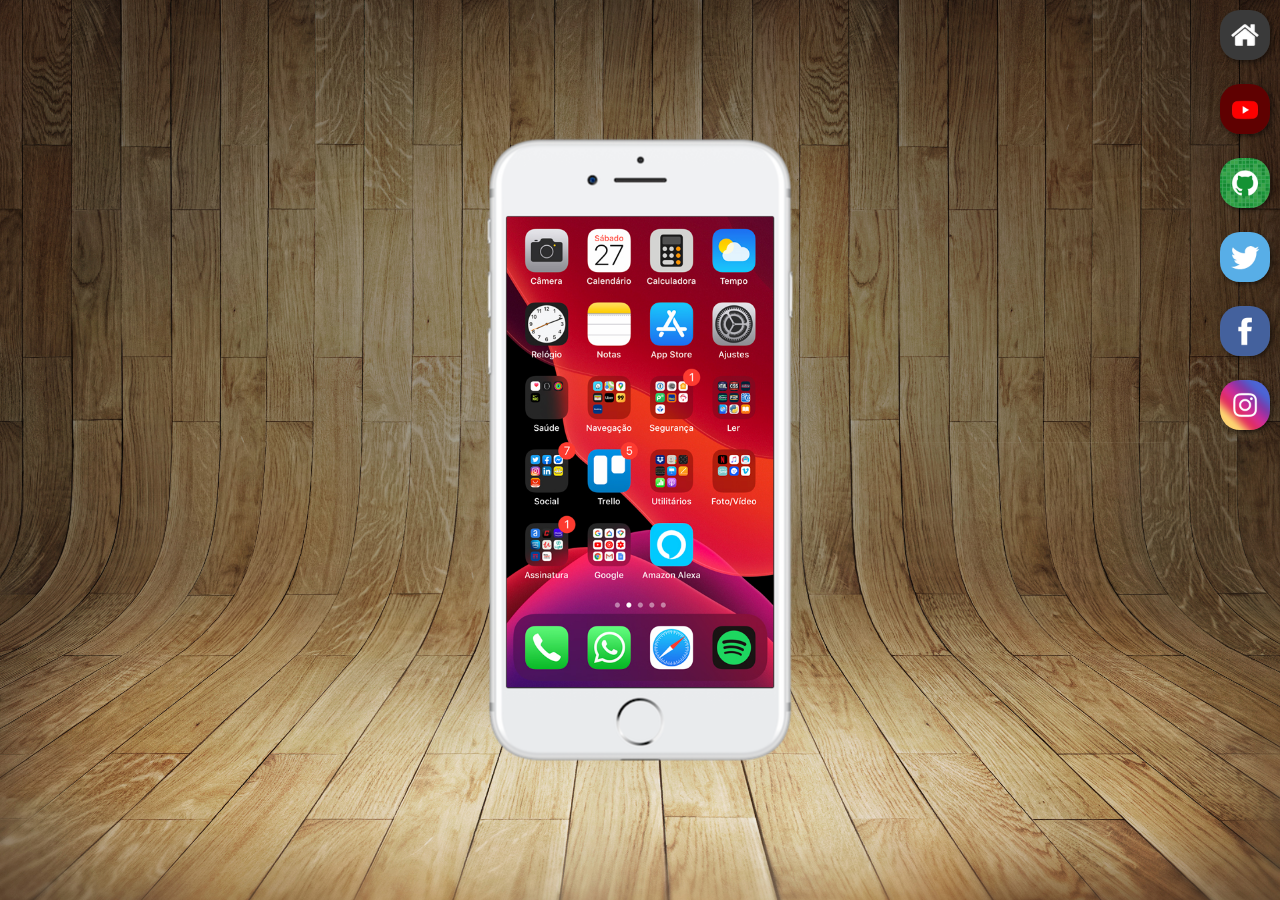
<file: index.html>
<!DOCTYPE html>
<html lang="pt-br">
<head>
    <meta charset="UTF-8">
    <meta name="viewport" content="width=device-width, initial-scale=1.0">
    <title>Redes Sociais</title>
    <link rel="shortcut icon" href="imagens/favicon.ico" type="image/x-icon">
    <link rel="stylesheet" href="estilo/style.css">
</head>
<body>
    <main>
        <section id="telefone">
            <iframe src="home.html"  name="tela" id="tela" frameborder="0">
                Seu navegador não é compatível com isso.
            </iframe>
        </section>
        <section id="redes-sociais">
            <ul>
                <li><a href="home.html" target="tela"><img src="imagens/logo-home.jpg" alt="Home"></a></li>
                <li><a href="youtube.html" target="tela"><img src="imagens/logo-youtube.jpg" alt="yutoube"></a></li>
                <li><a href="github.html" target="tela"><img src="imagens/logo-github.jpg" alt="github"></a></li>
                <li><a href="twitter.html" target="tela"><img src="imagens/logo-twitter.jpg" alt="twitter"></a></li>
                <li><a href="facebook.html" target="tela"><img src="imagens/logo-facebook.jpg" alt="facebook"></a></li>
                <li><a href="instagram.html" target="tela"><img src="imagens/logo-instagram.jpg" alt="instagram"></a></li>
            </ul>
        </section>
    </main>
</body>
</html>
</file>
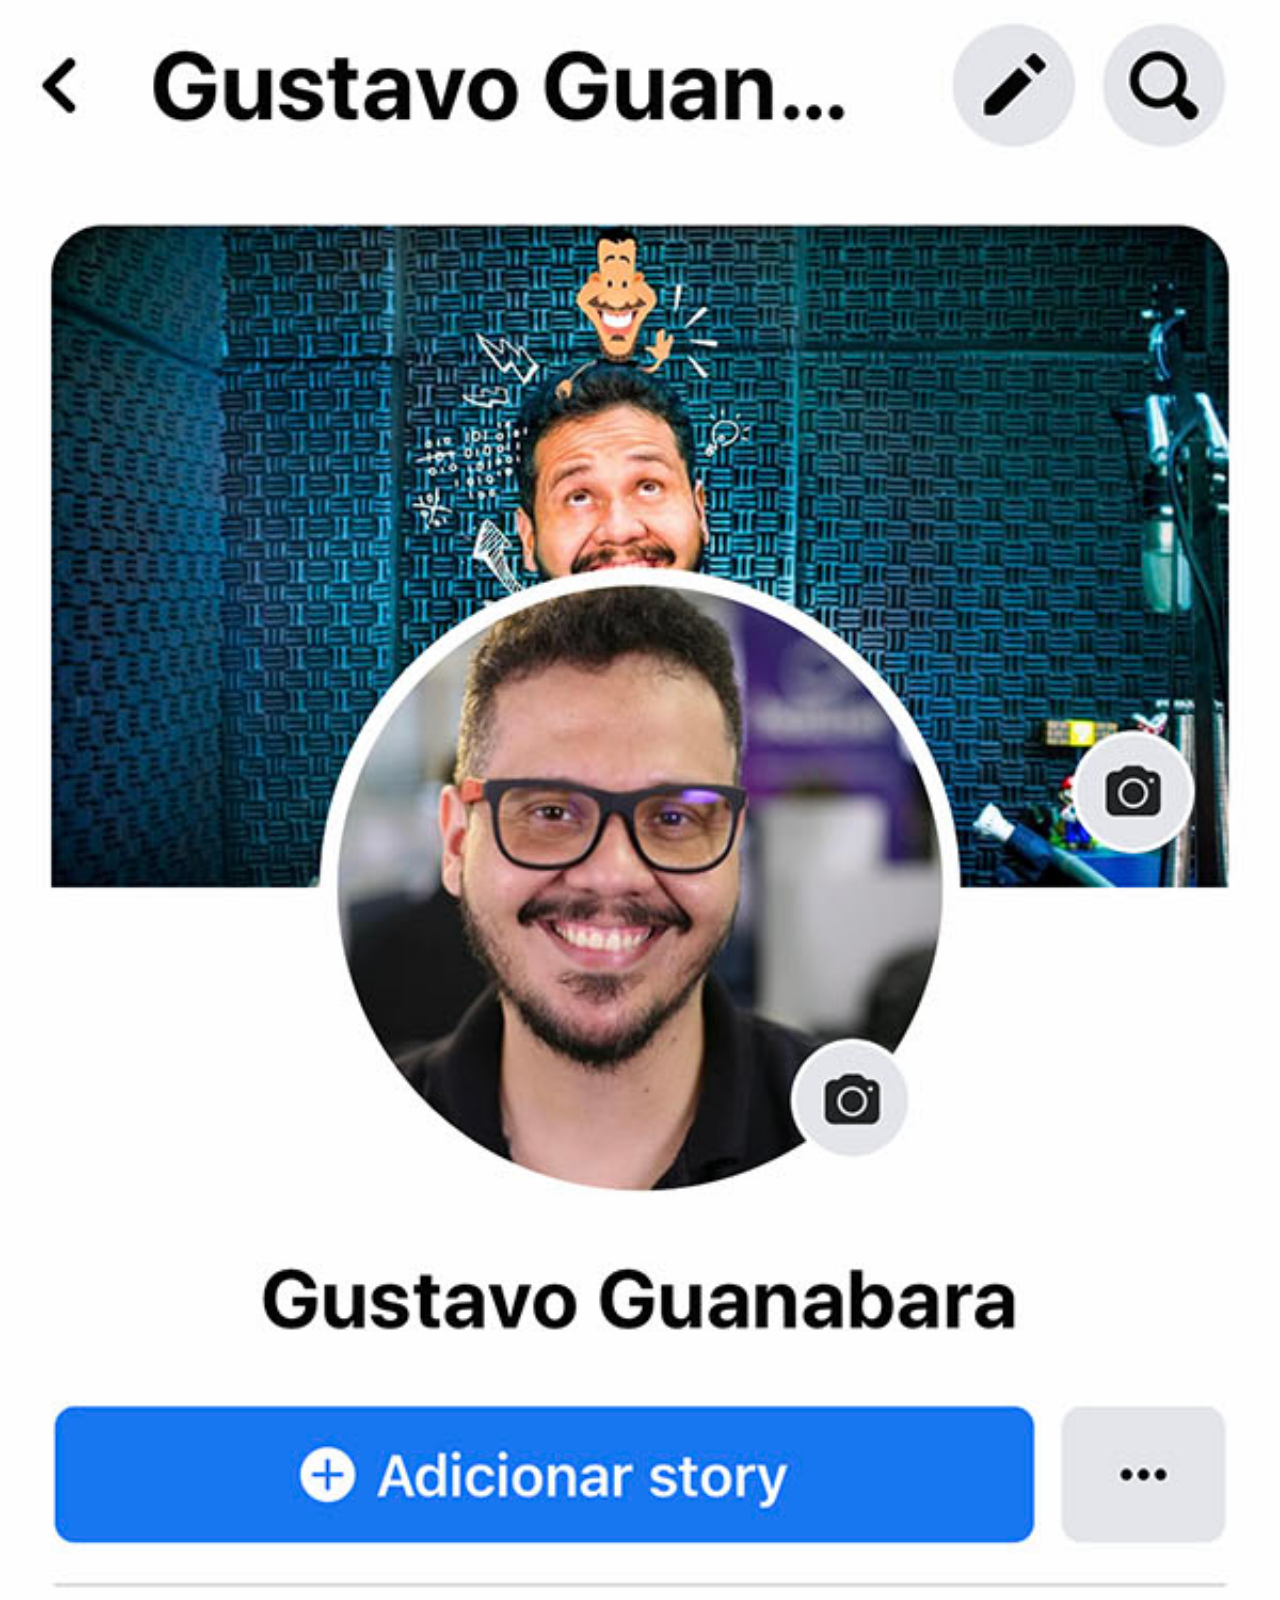
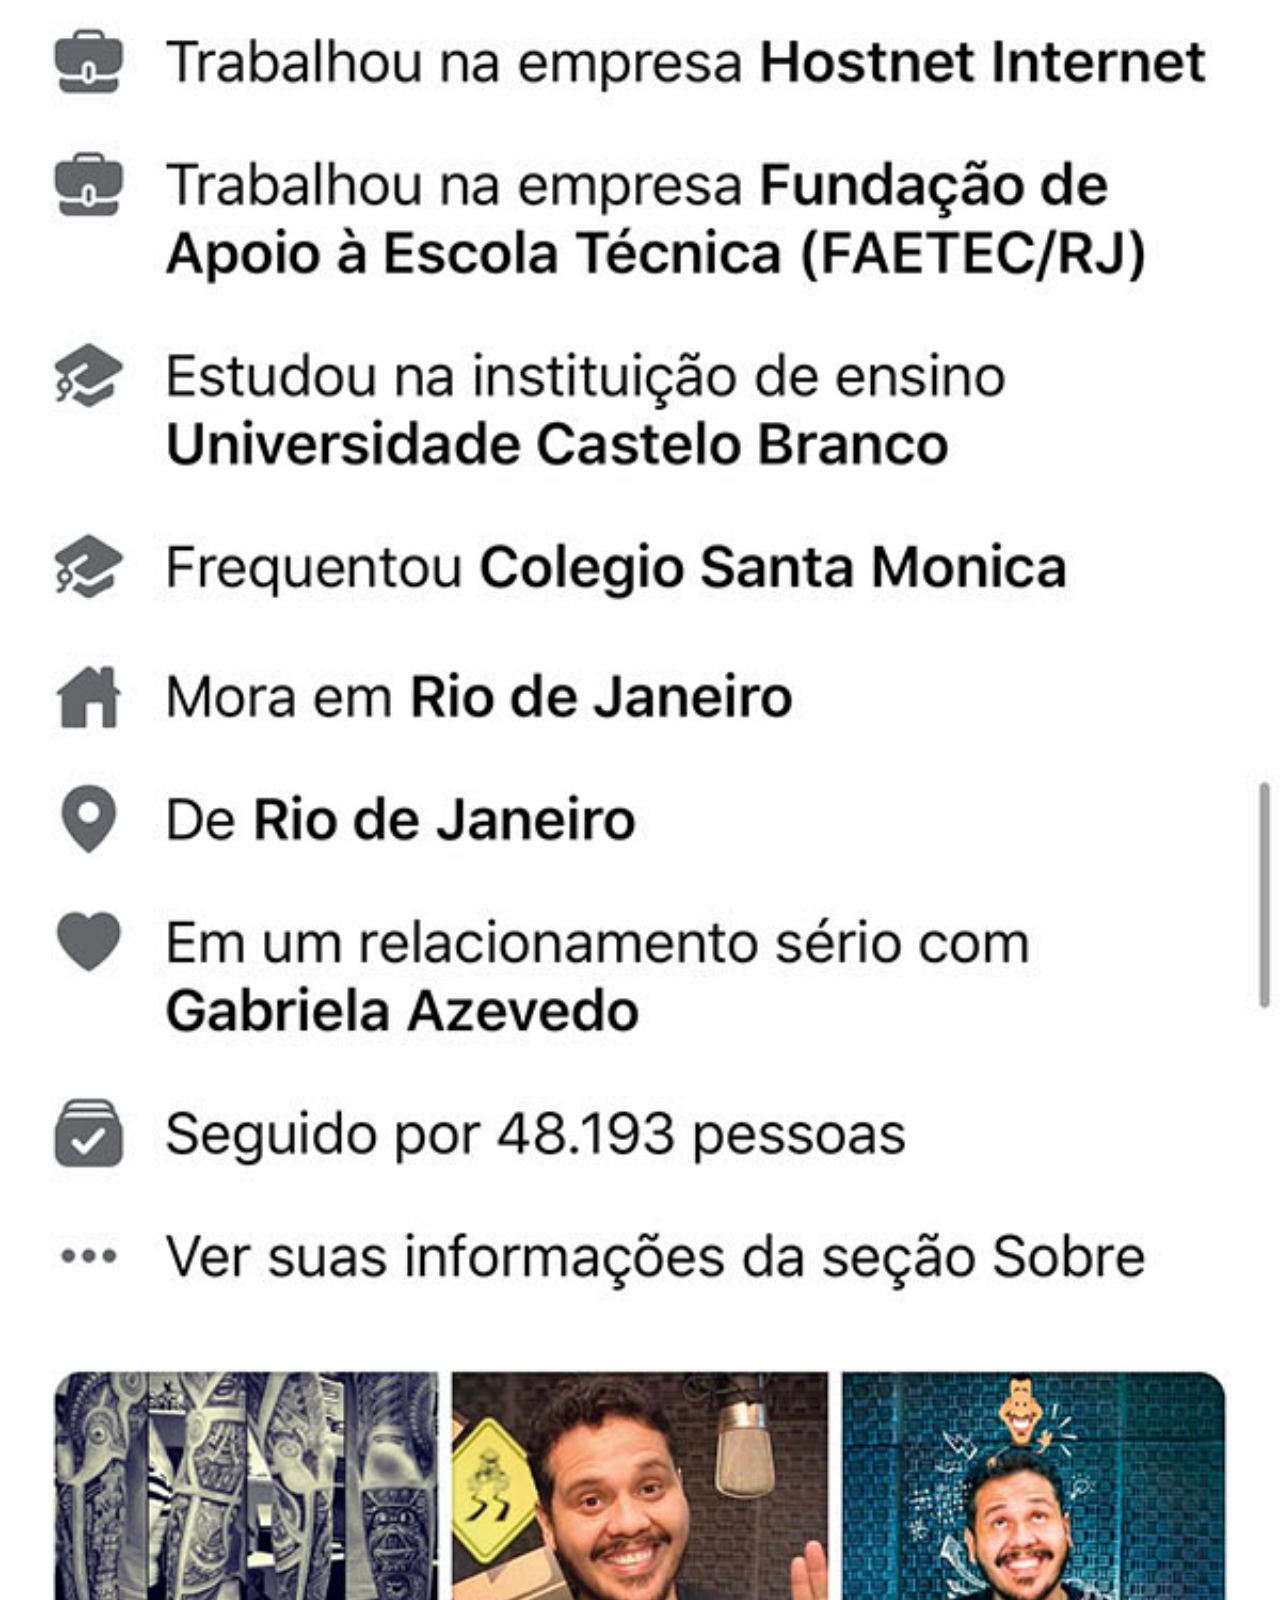
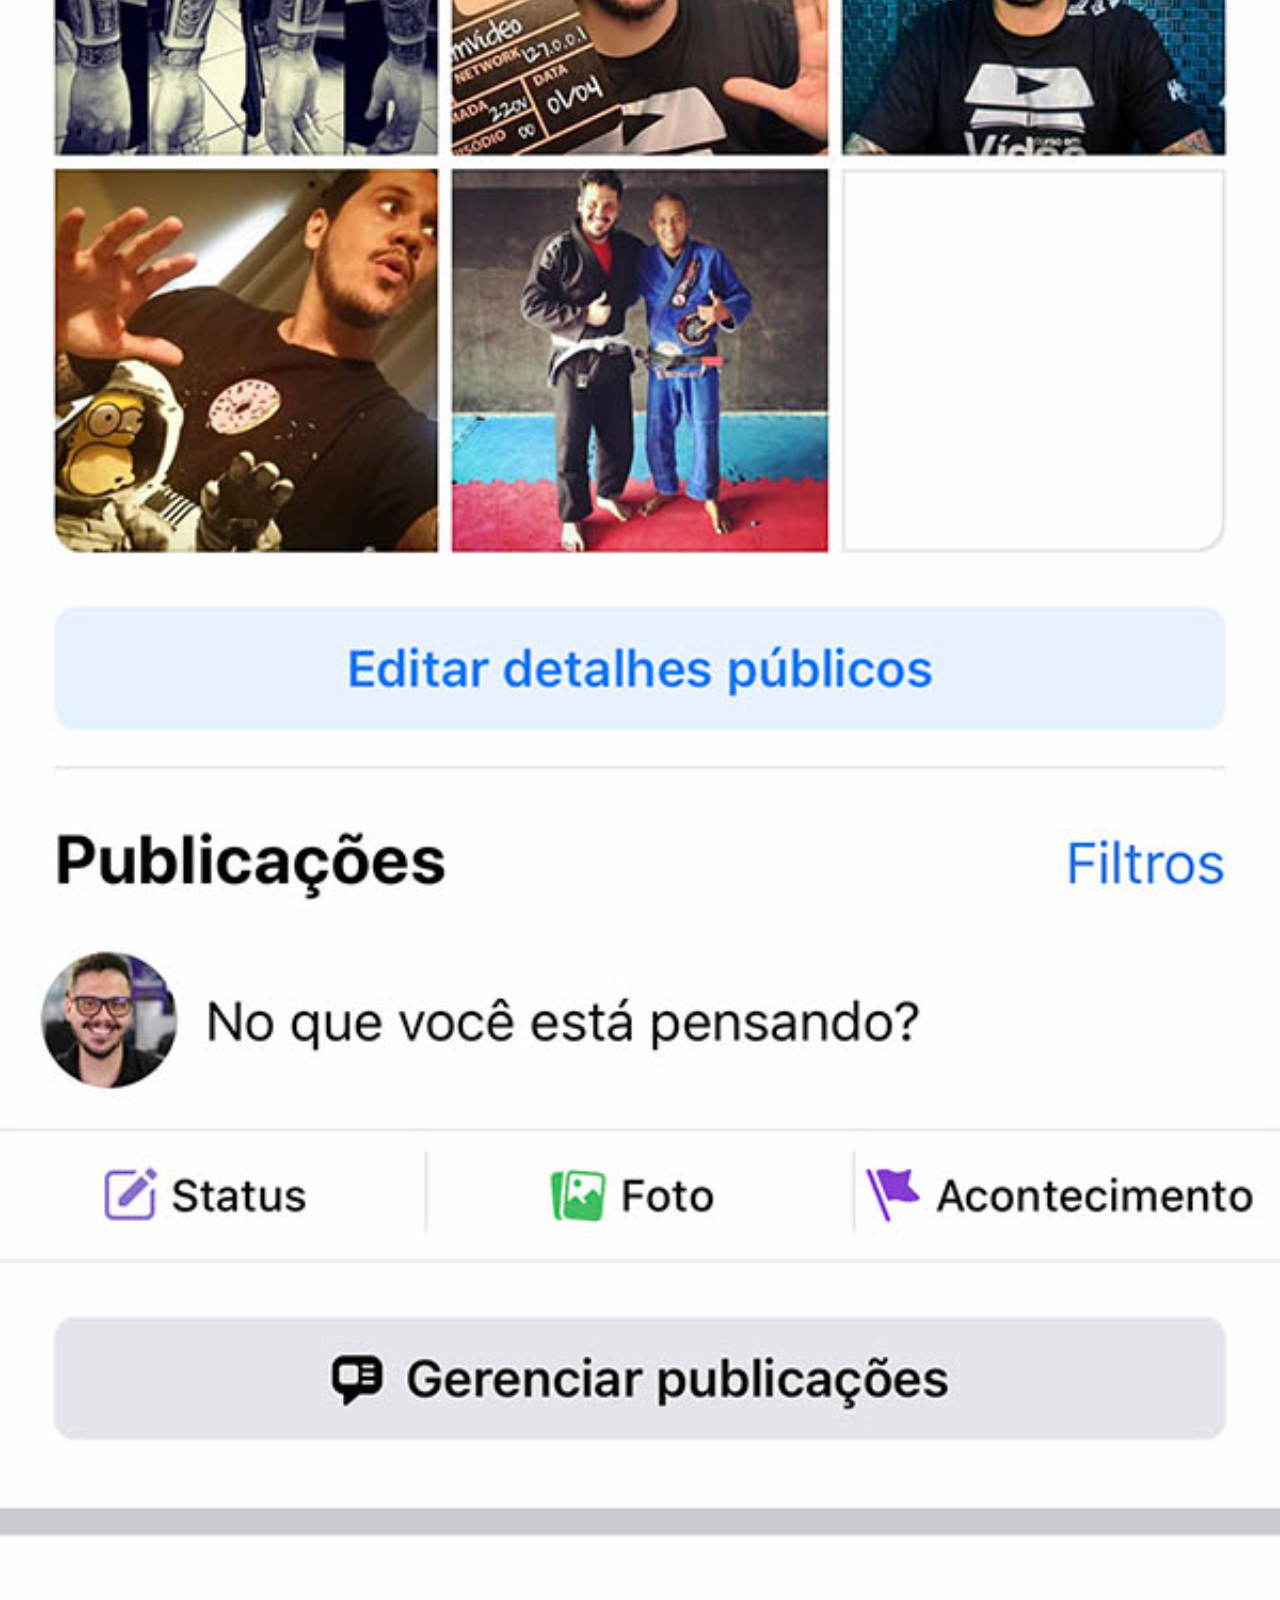
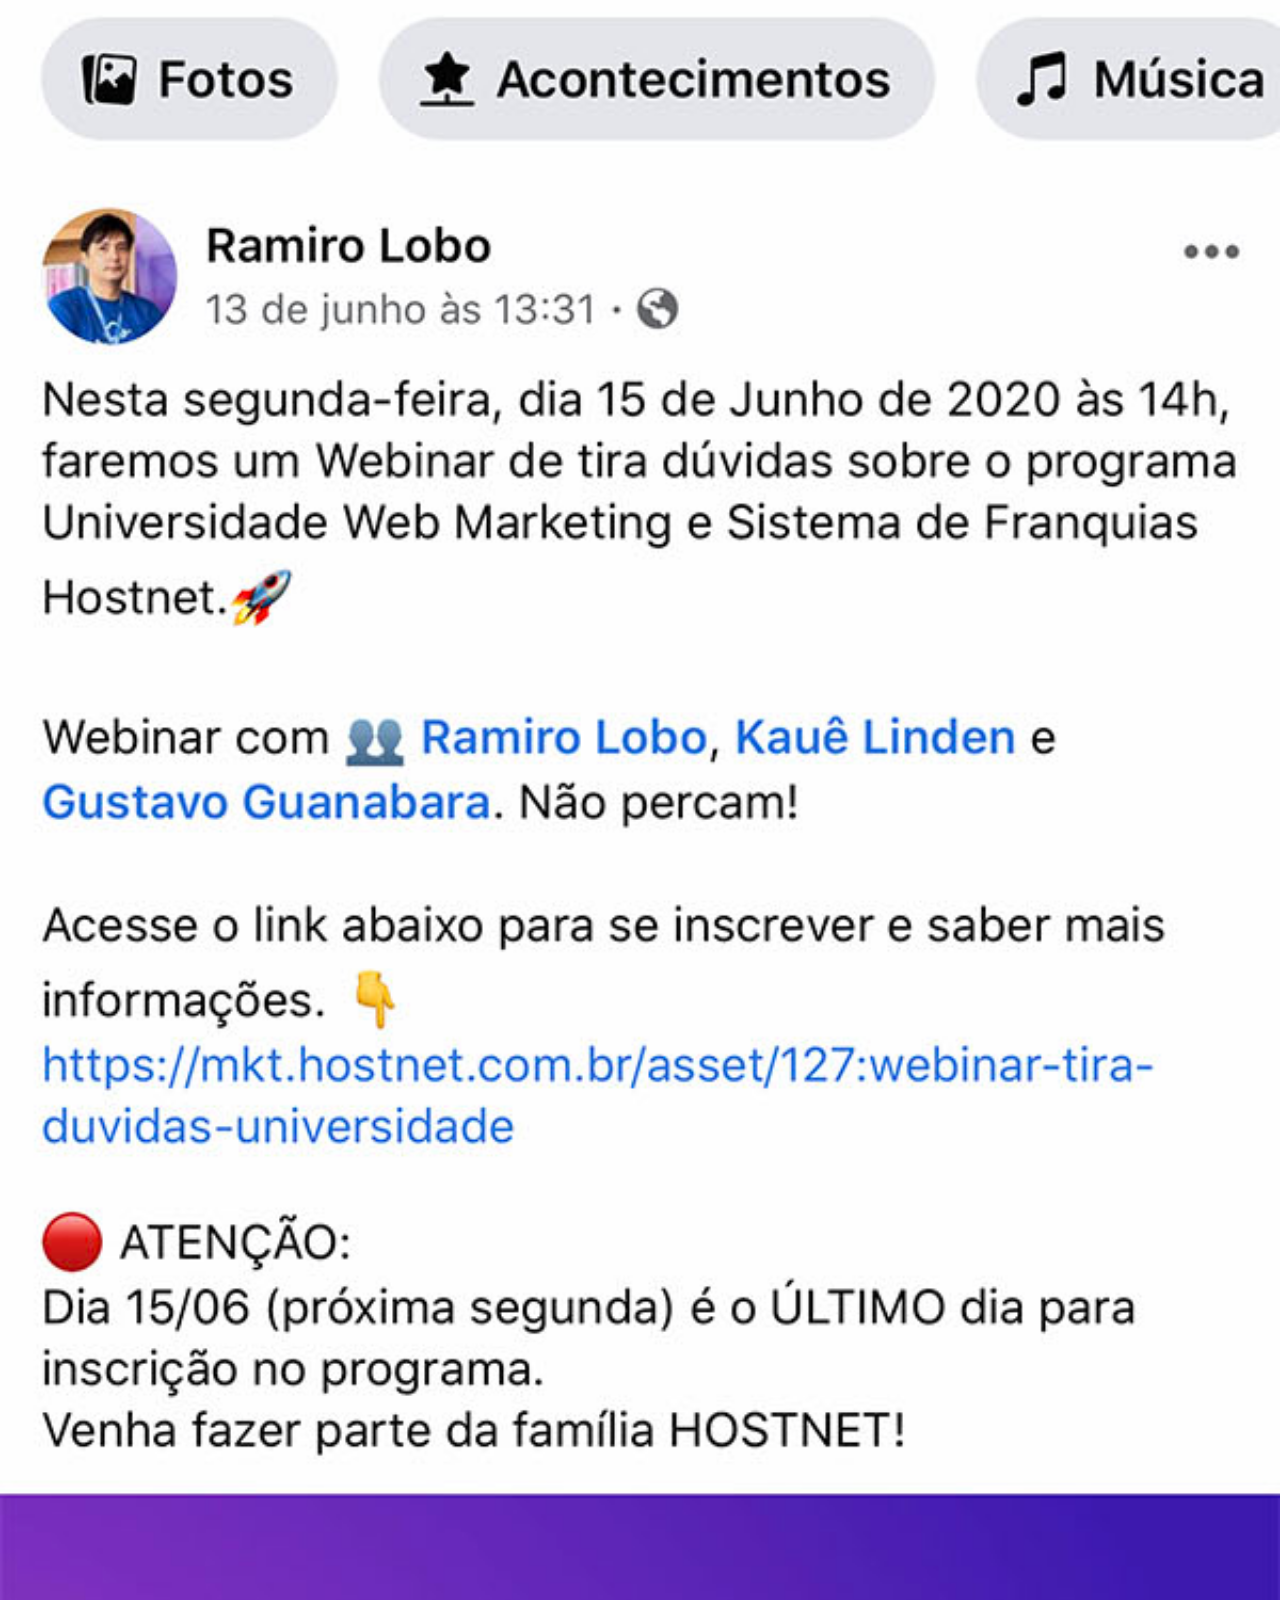
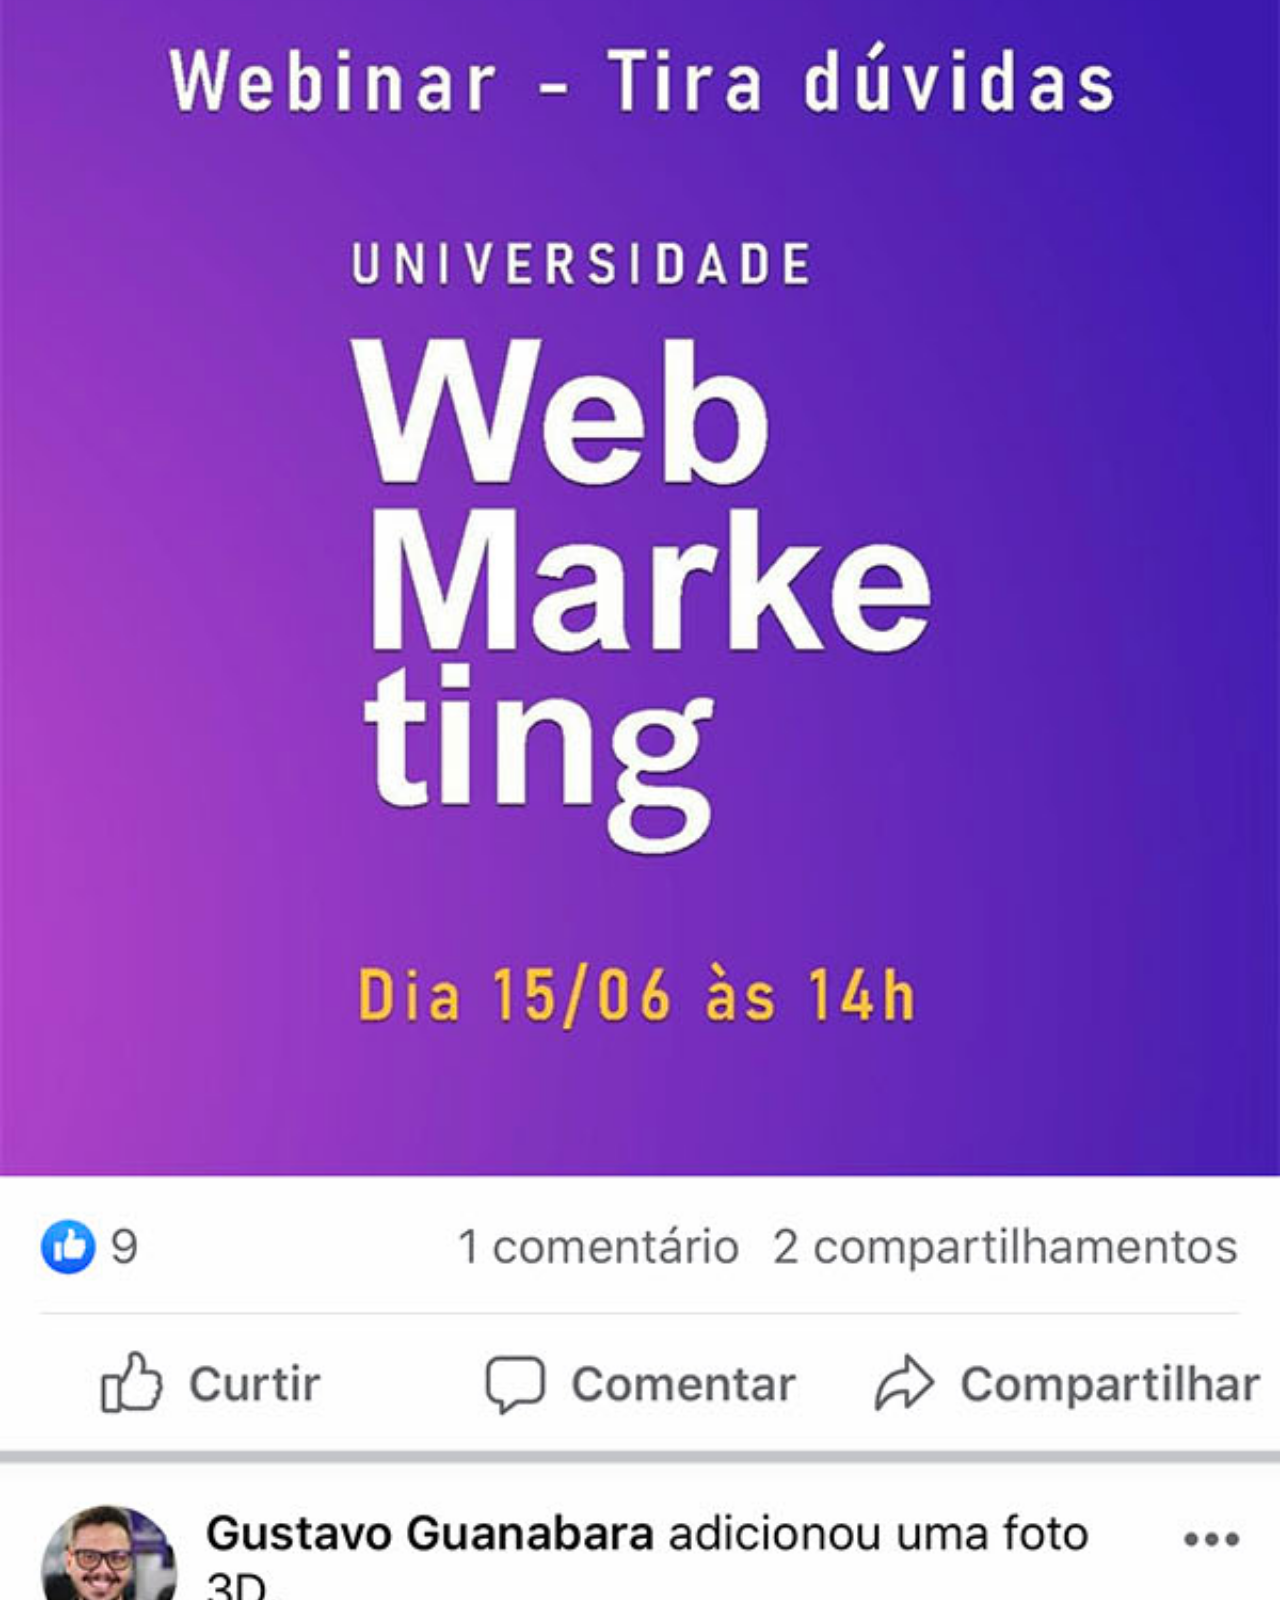
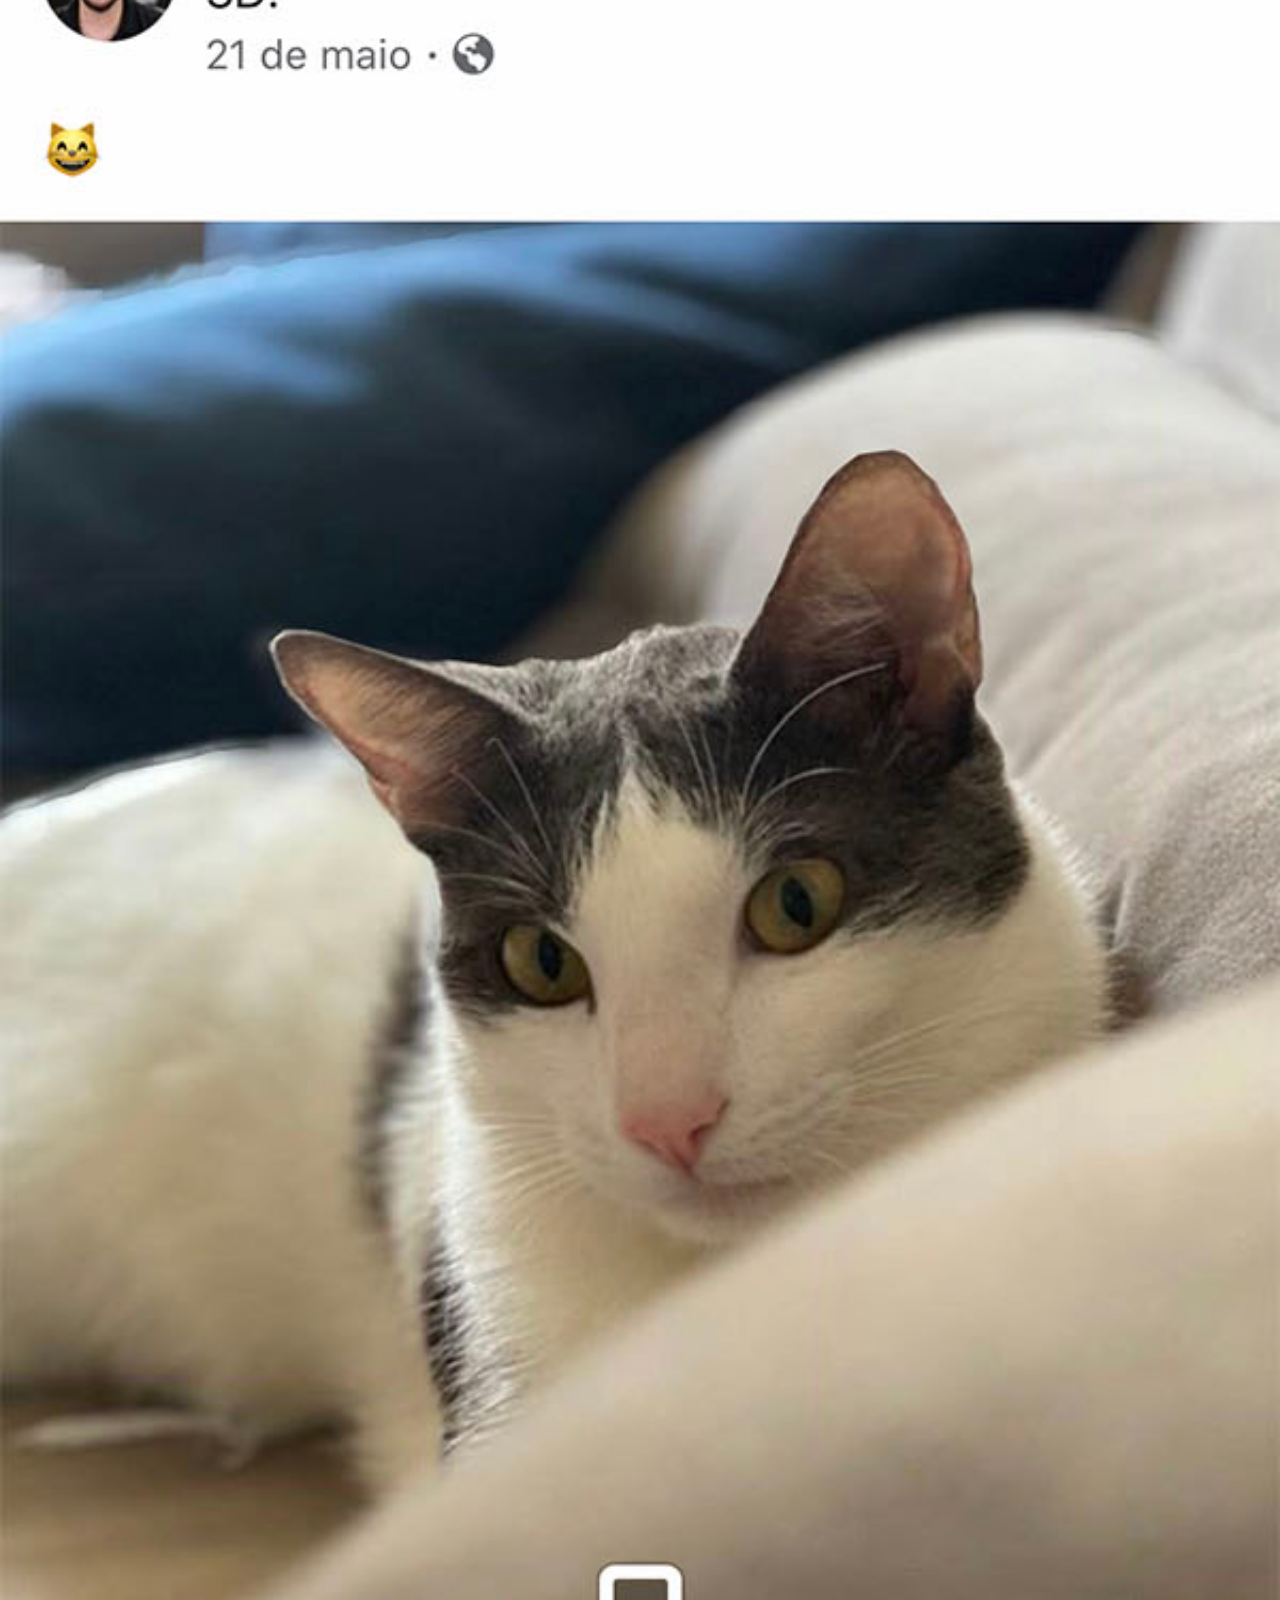
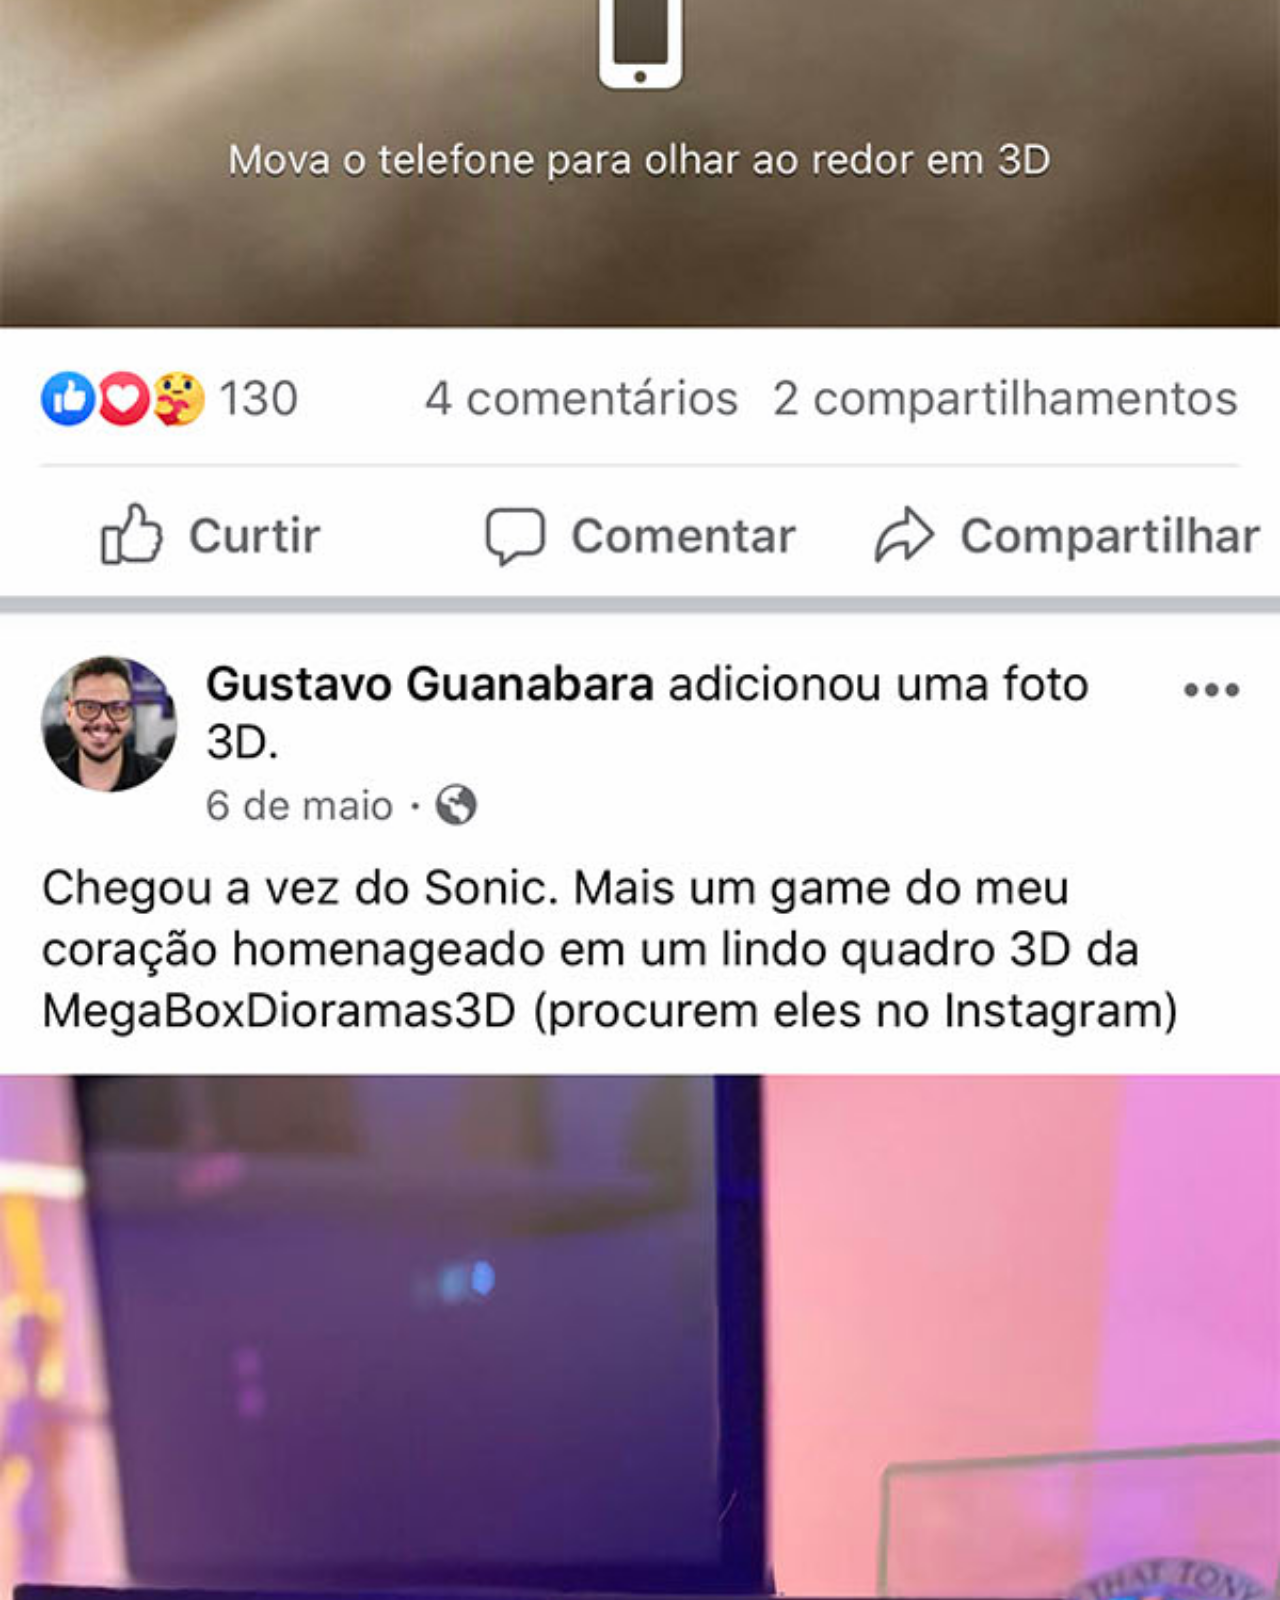
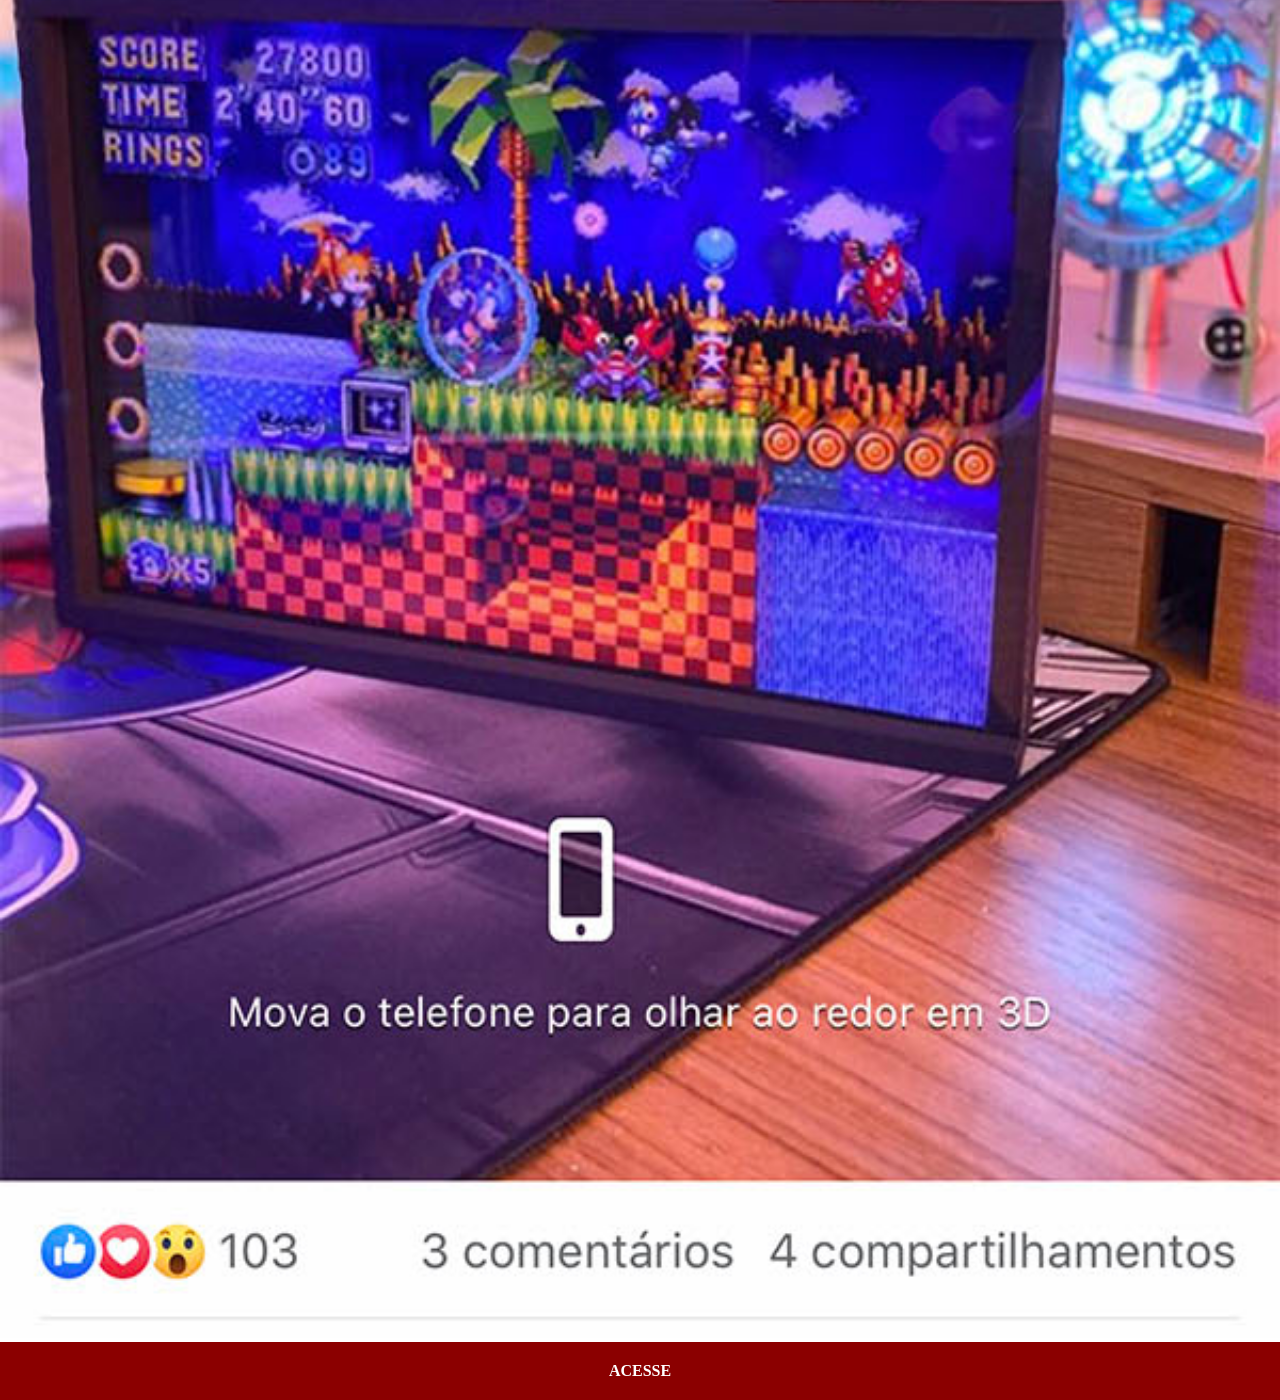
<file: facebook.html>
<!DOCTYPE html>
<html lang="pt-br">
<head>
    <meta charset="UTF-8">
    <meta name="viewport" content="width=device-width, initial-scale=1.0">
    <title>facebook</title>
    <link rel="stylesheet" href="estilo/social.css">
</head>
<body>
    <img src="imagens/tela-facebook.jpg" alt="facebook">
    <a href="#">ACESSE</a>
</body>
</html>
</file>
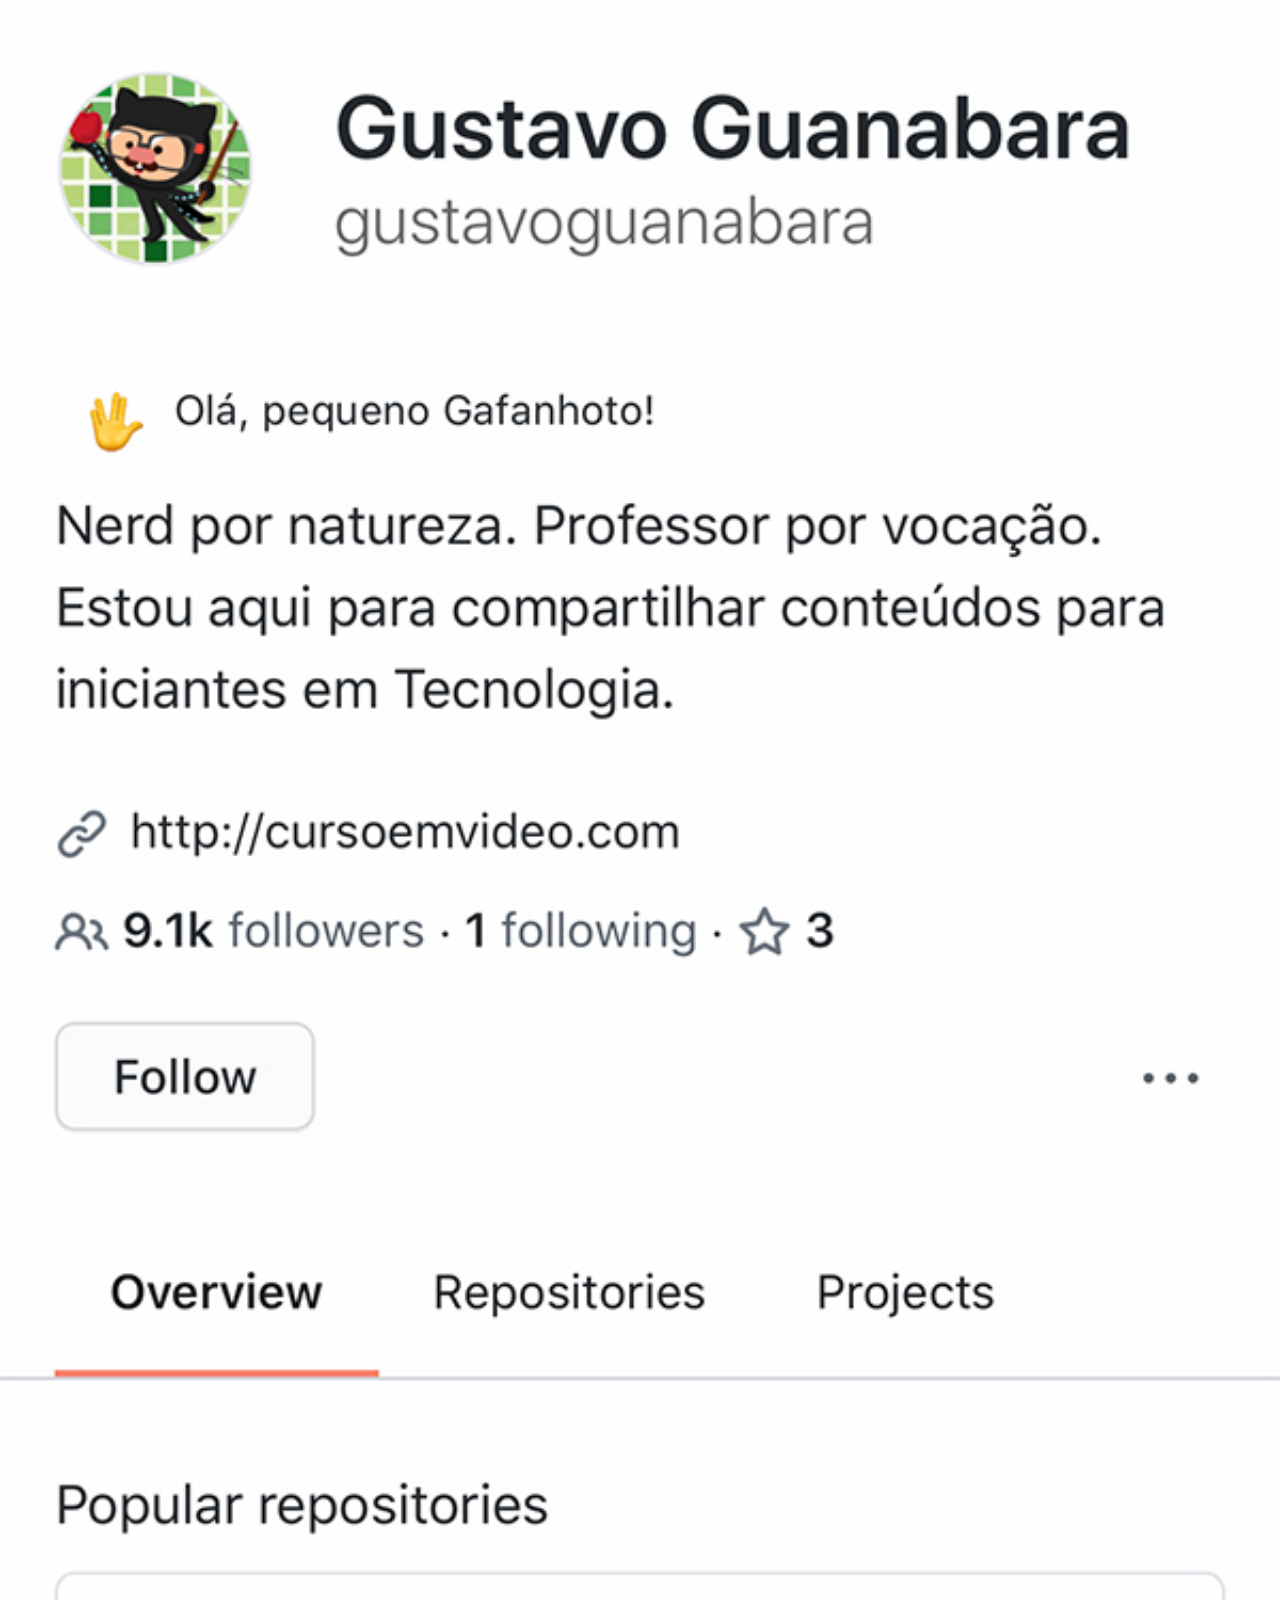
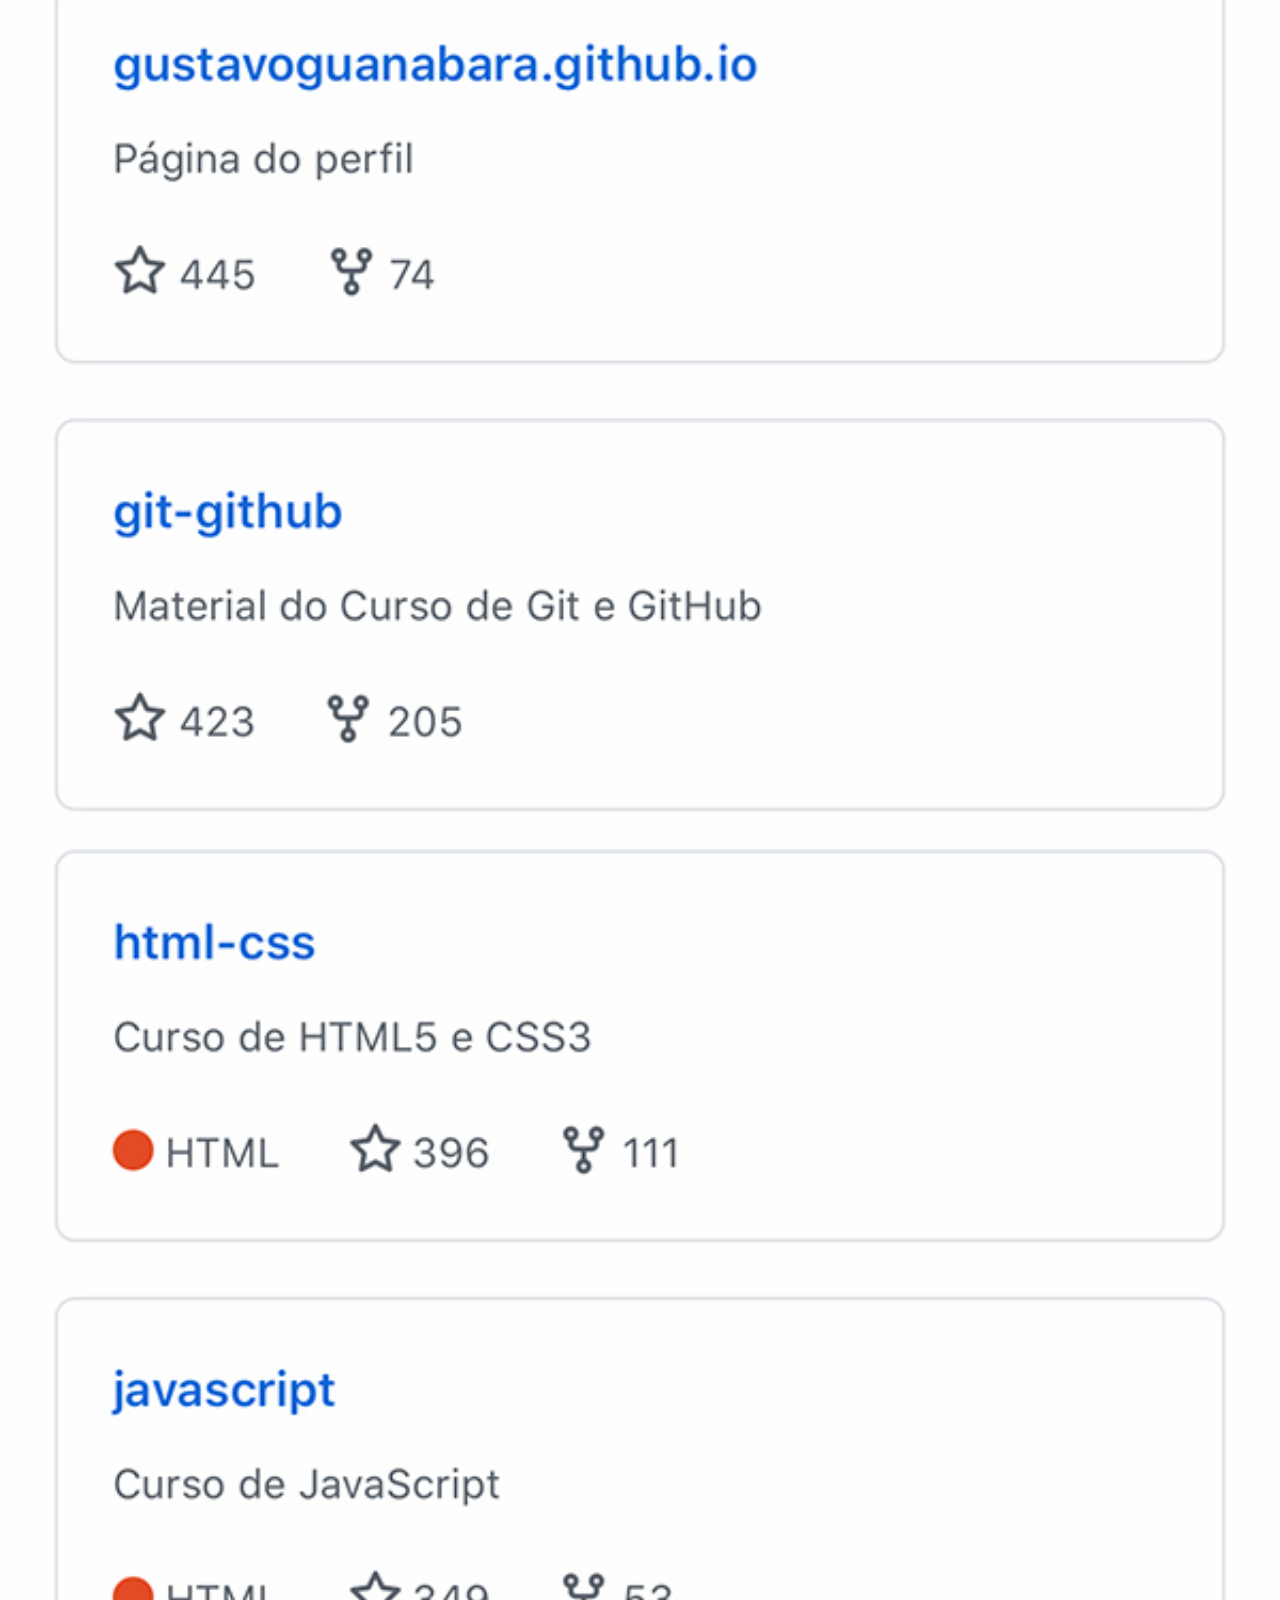
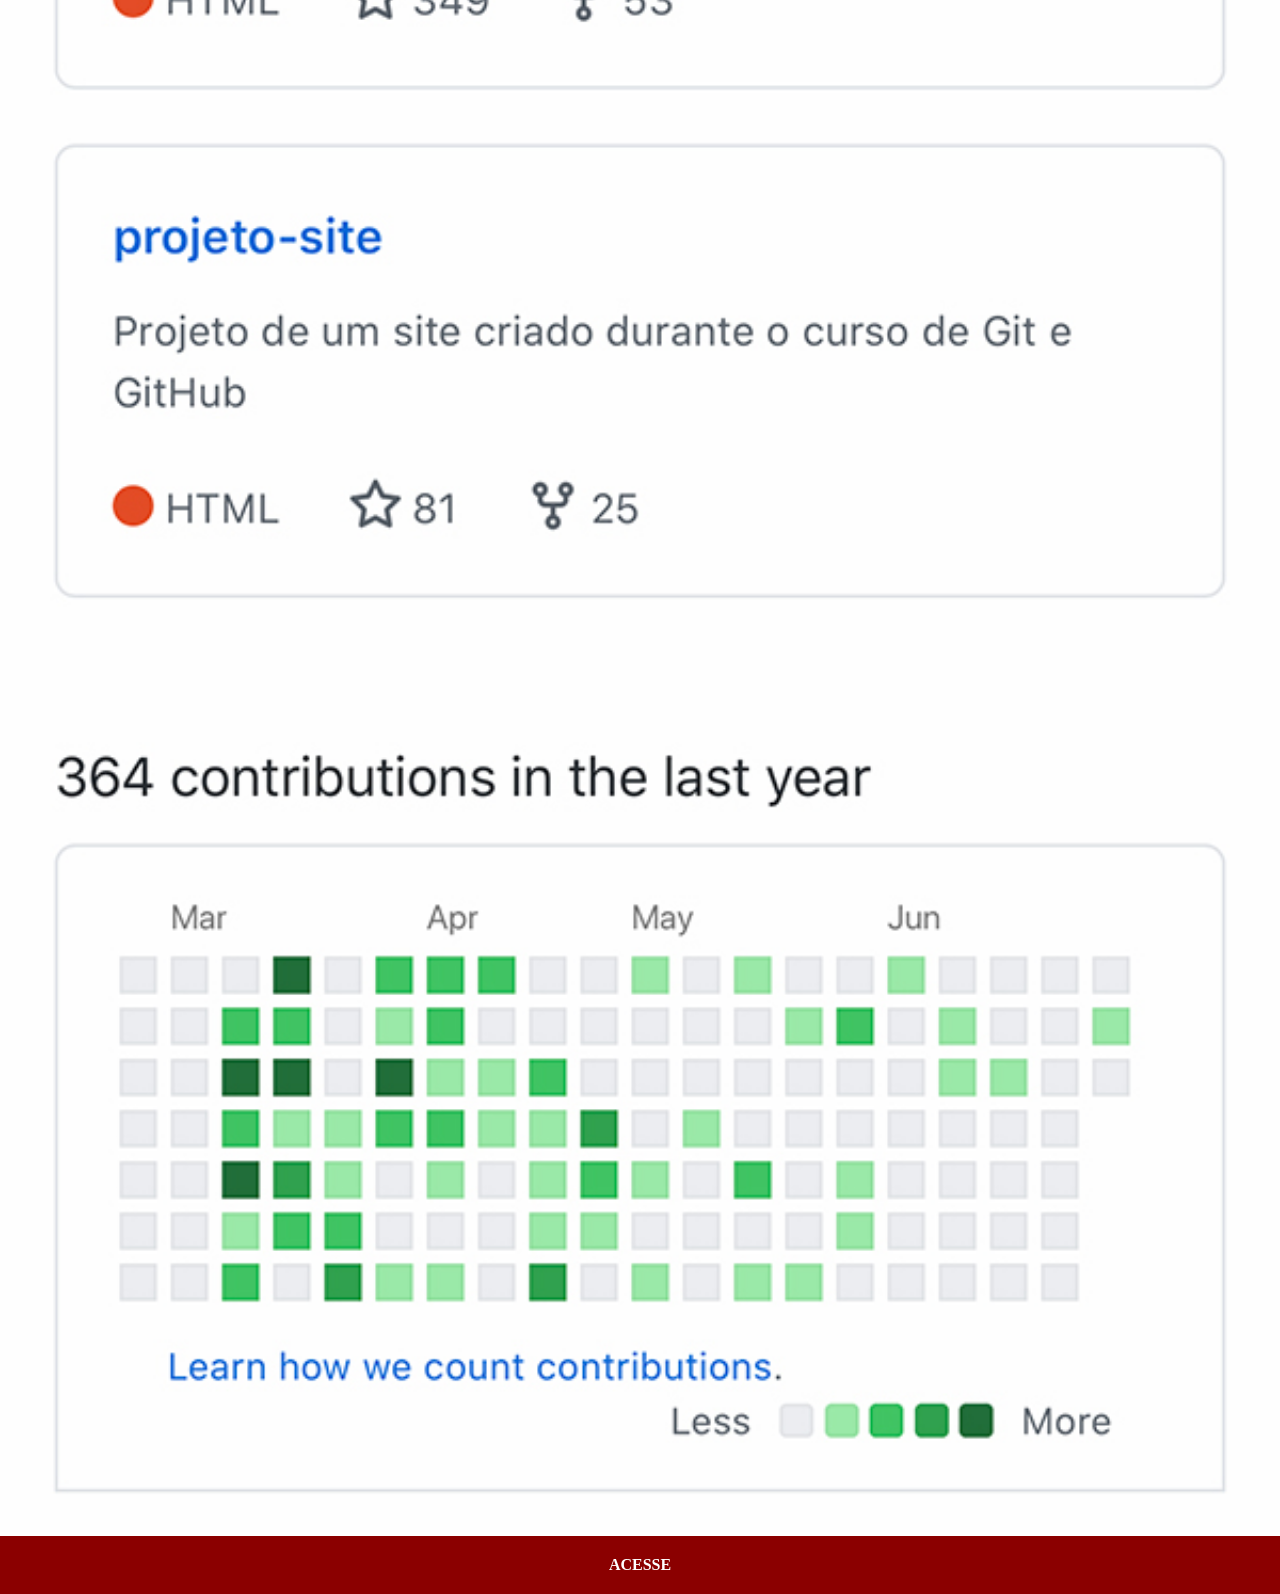
<file: github.html>
<!DOCTYPE html>
<html lang="pt-br">
<head>
    <meta charset="UTF-8">
    <meta name="viewport" content="width=device-width, initial-scale=1.0">
    <title>GitHub</title>
    <link rel="stylesheet" href="estilo/social.css">
</head>
<body>
    <img src="imagens/tela-github.jpg" alt="GitHub">
    <a href="#">ACESSE</a>
</body>
</html>
</file>
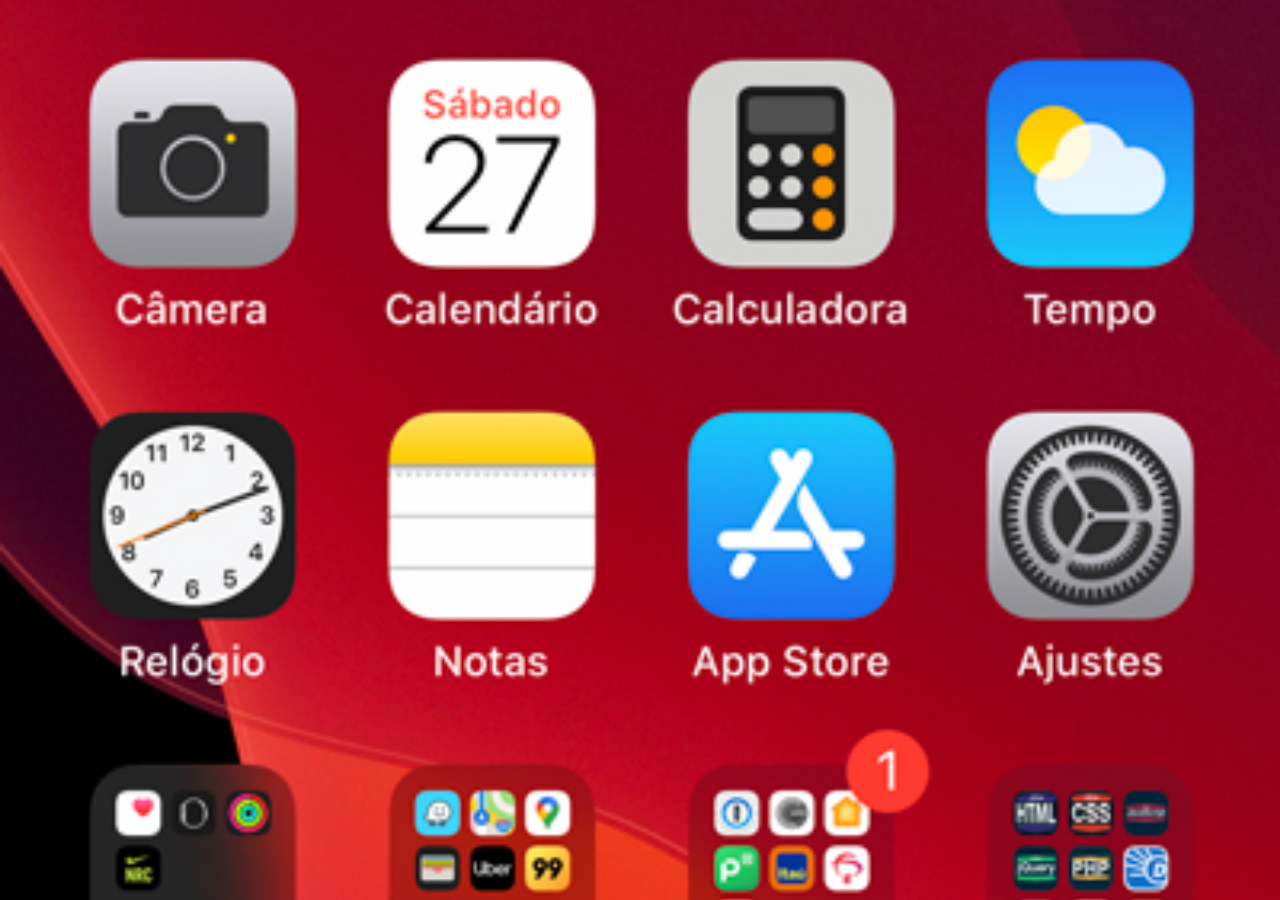
<file: home.html>
<!DOCTYPE html>
<html lang="pt-br">
<head>
    <meta charset="UTF-8">
    <meta name="viewport" content="width=device-width, initial-scale=1.0">
    <title>Home</title>
    <style>
        *{
            padding: 0px;
            margin: 0px;
        }

        body{
            height: 100vh;
            width: 100vw;
            background: black url(imagens/tela-home.jpg) no-repeat top center;
            background-size: cover;
        }
    </style>
</head>
<body>
    
</body>
</html>
</file>
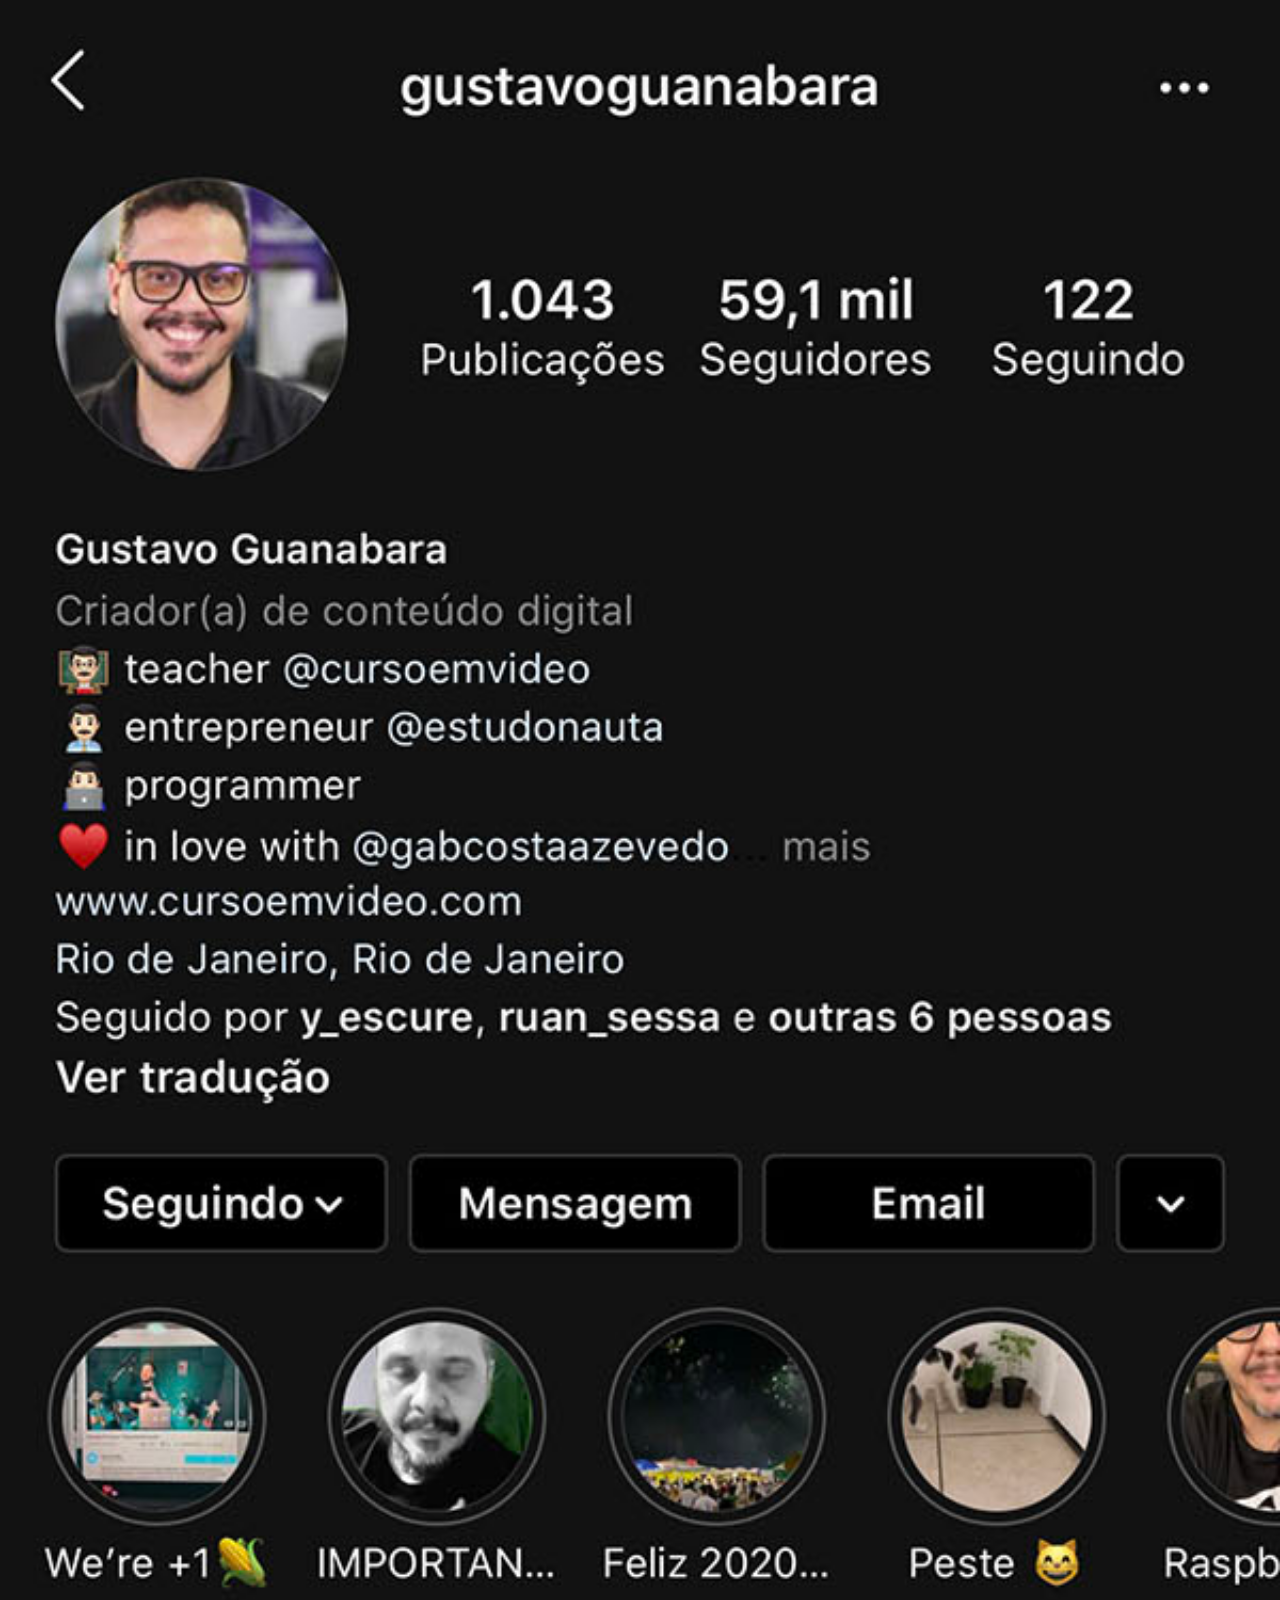
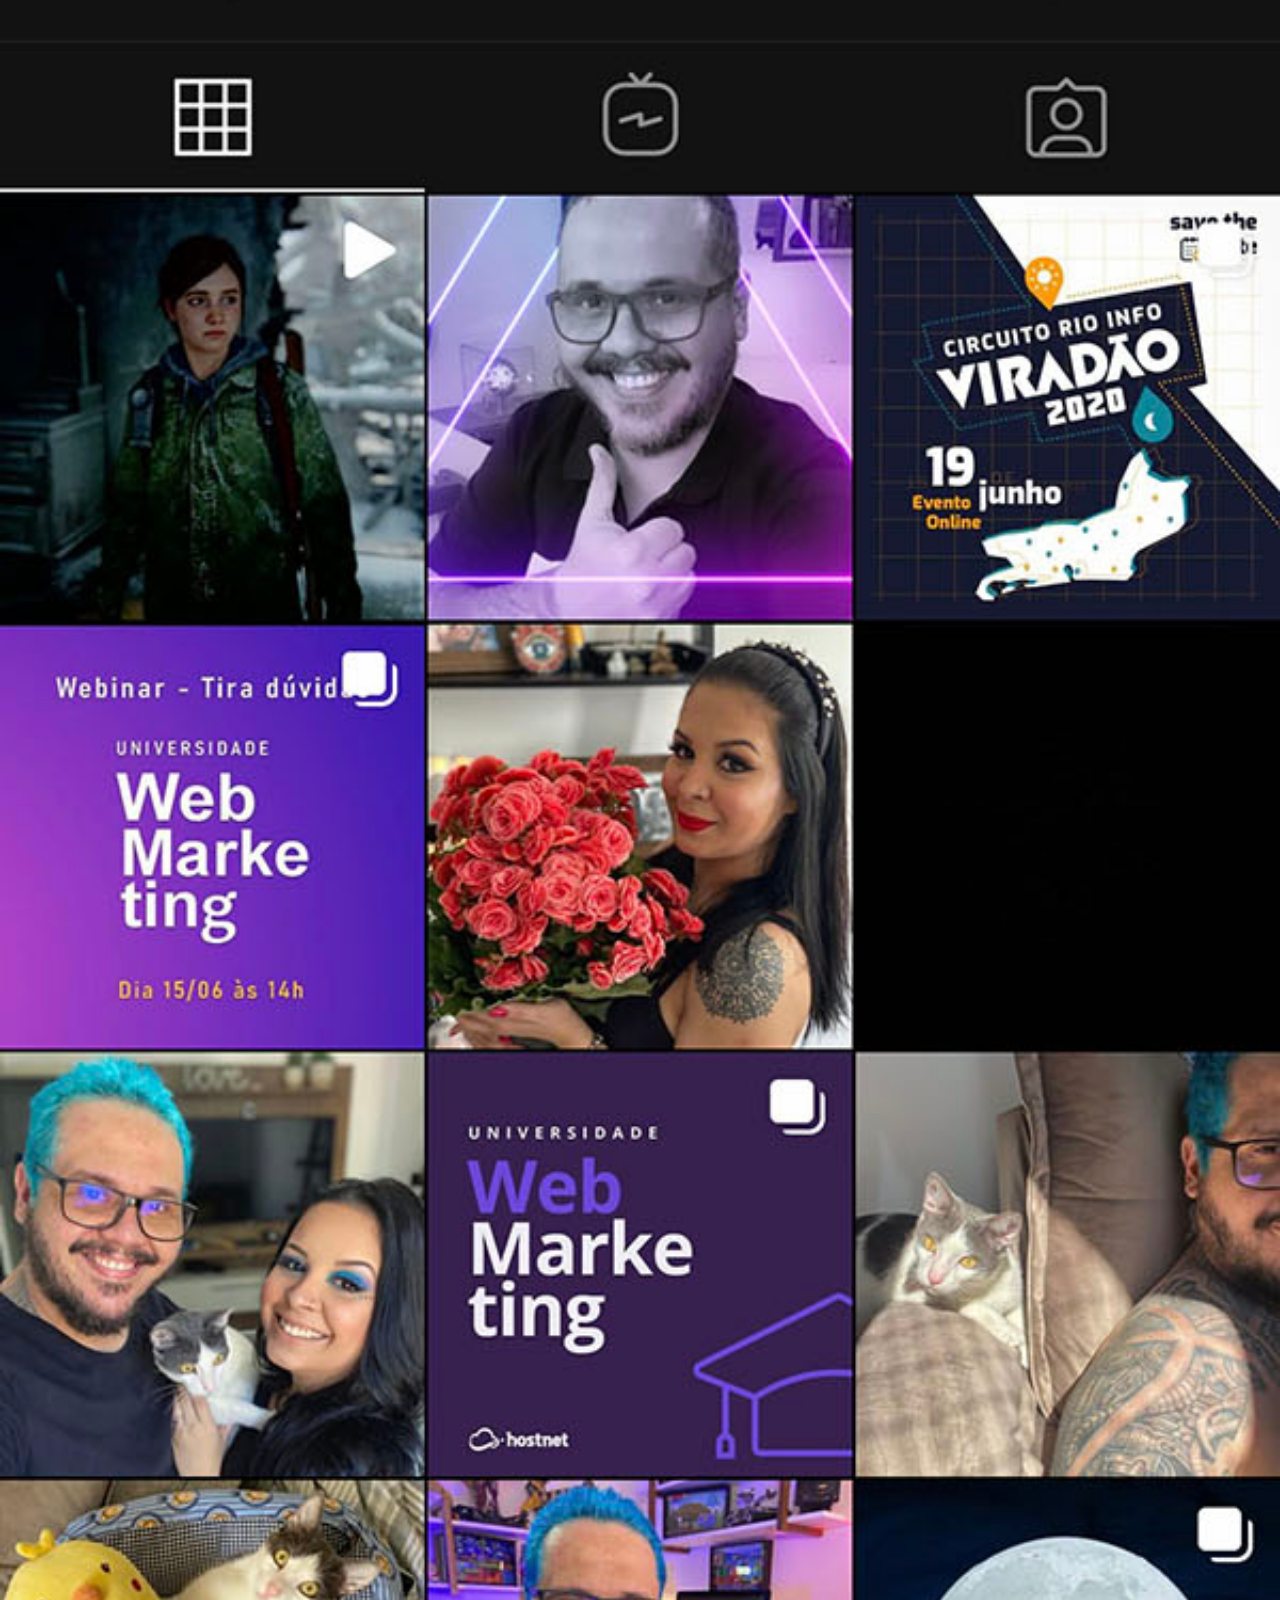
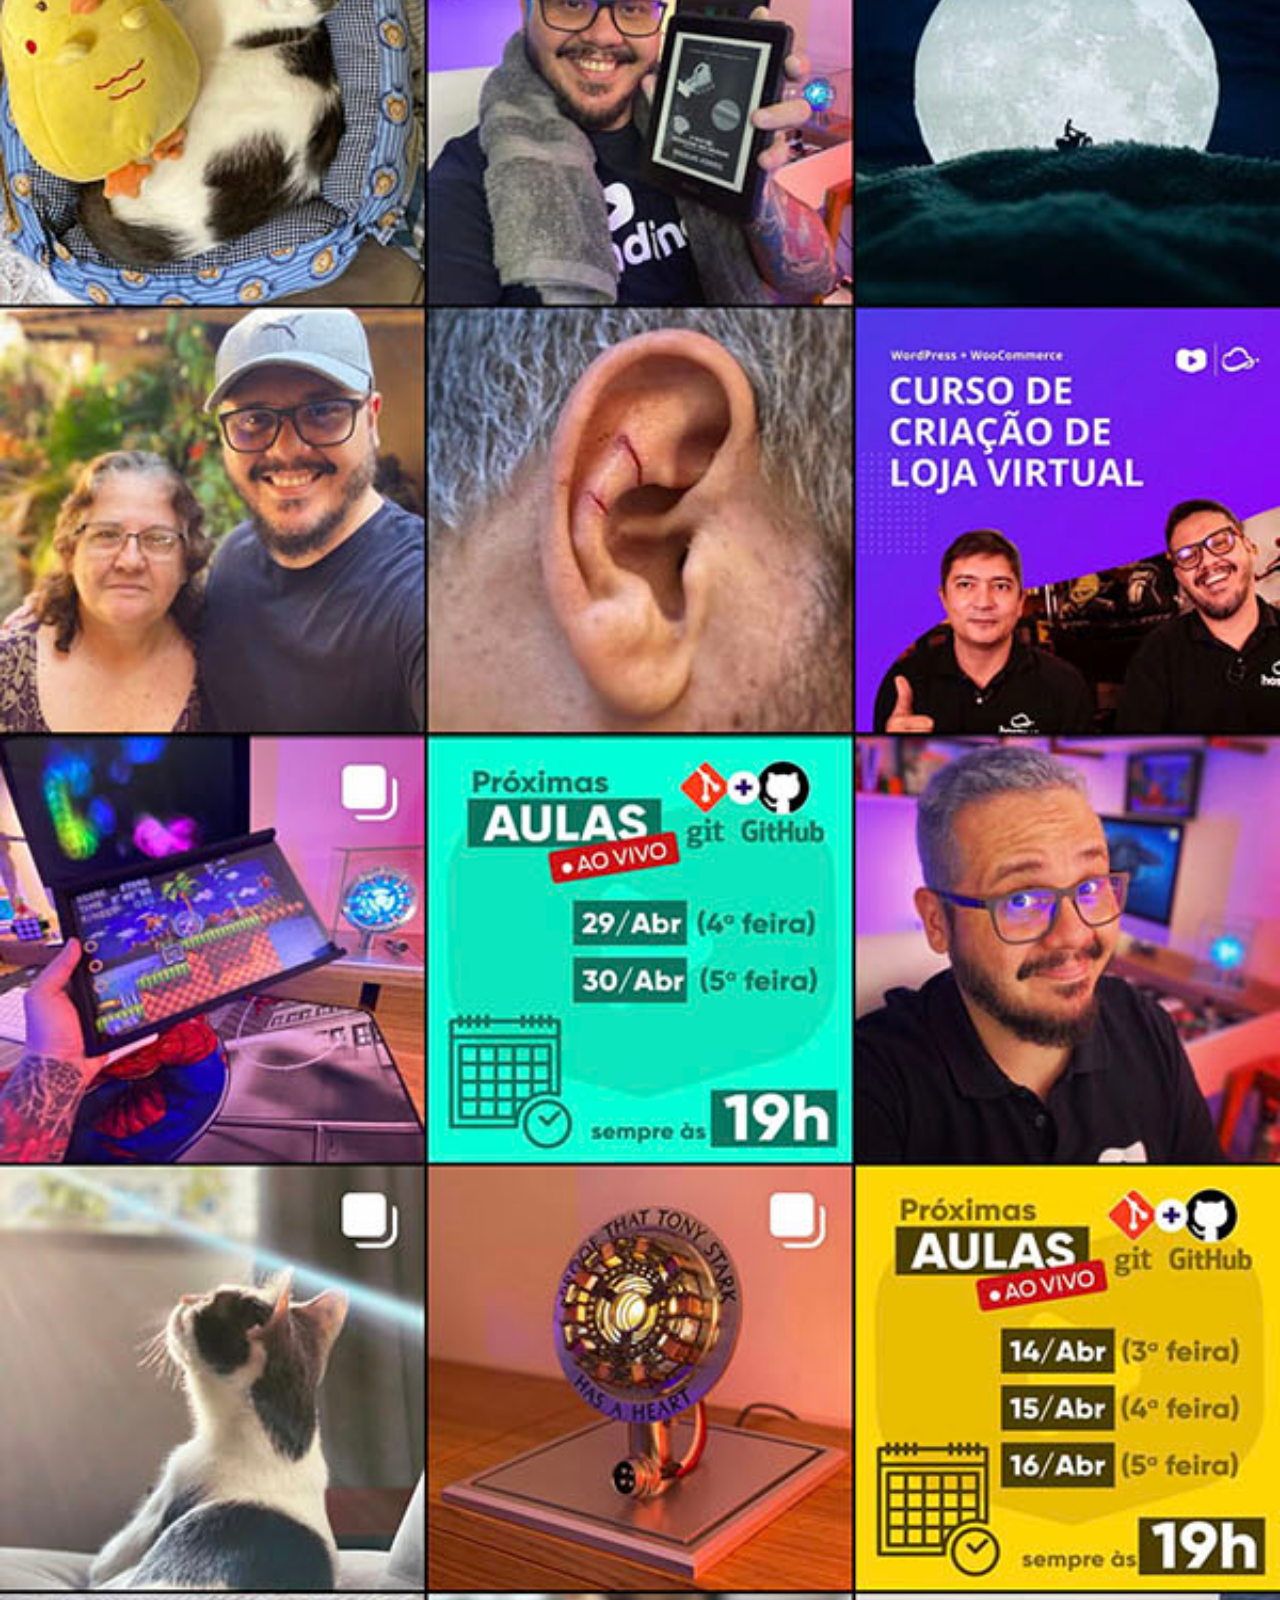
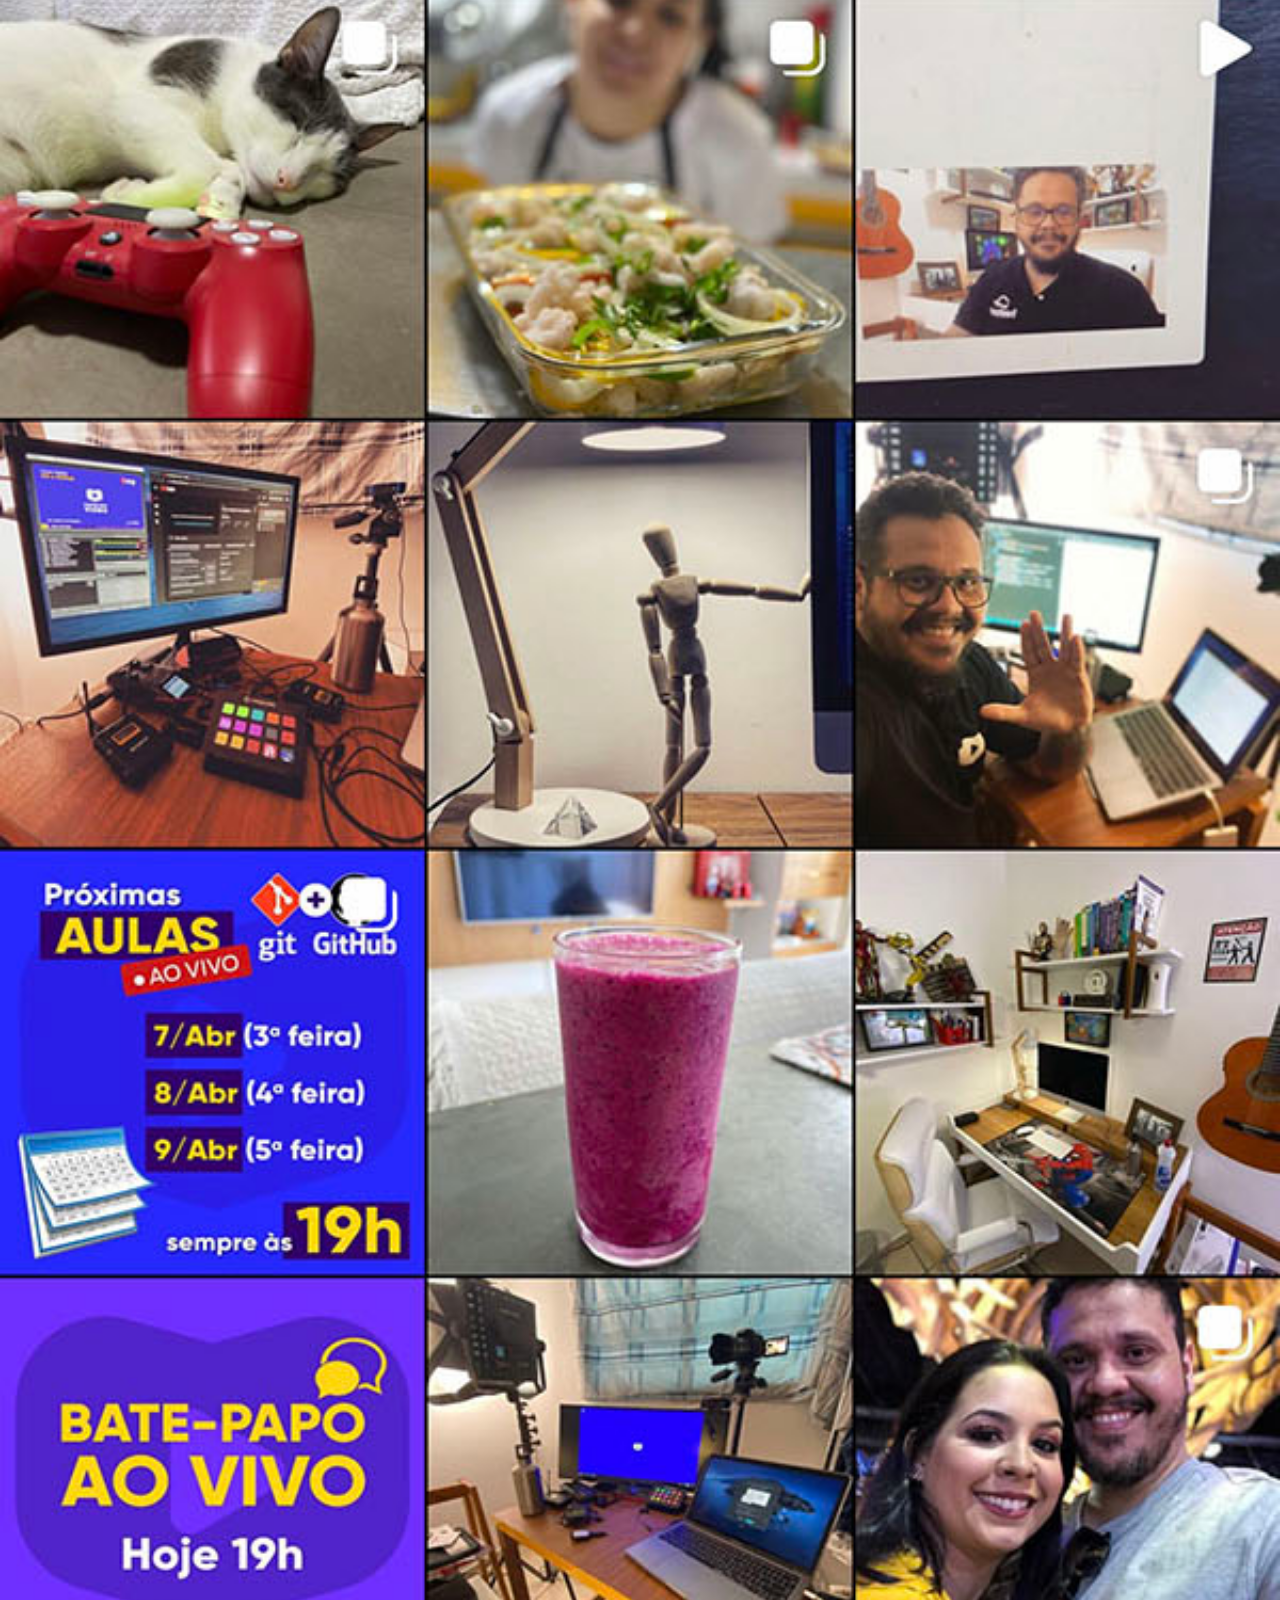
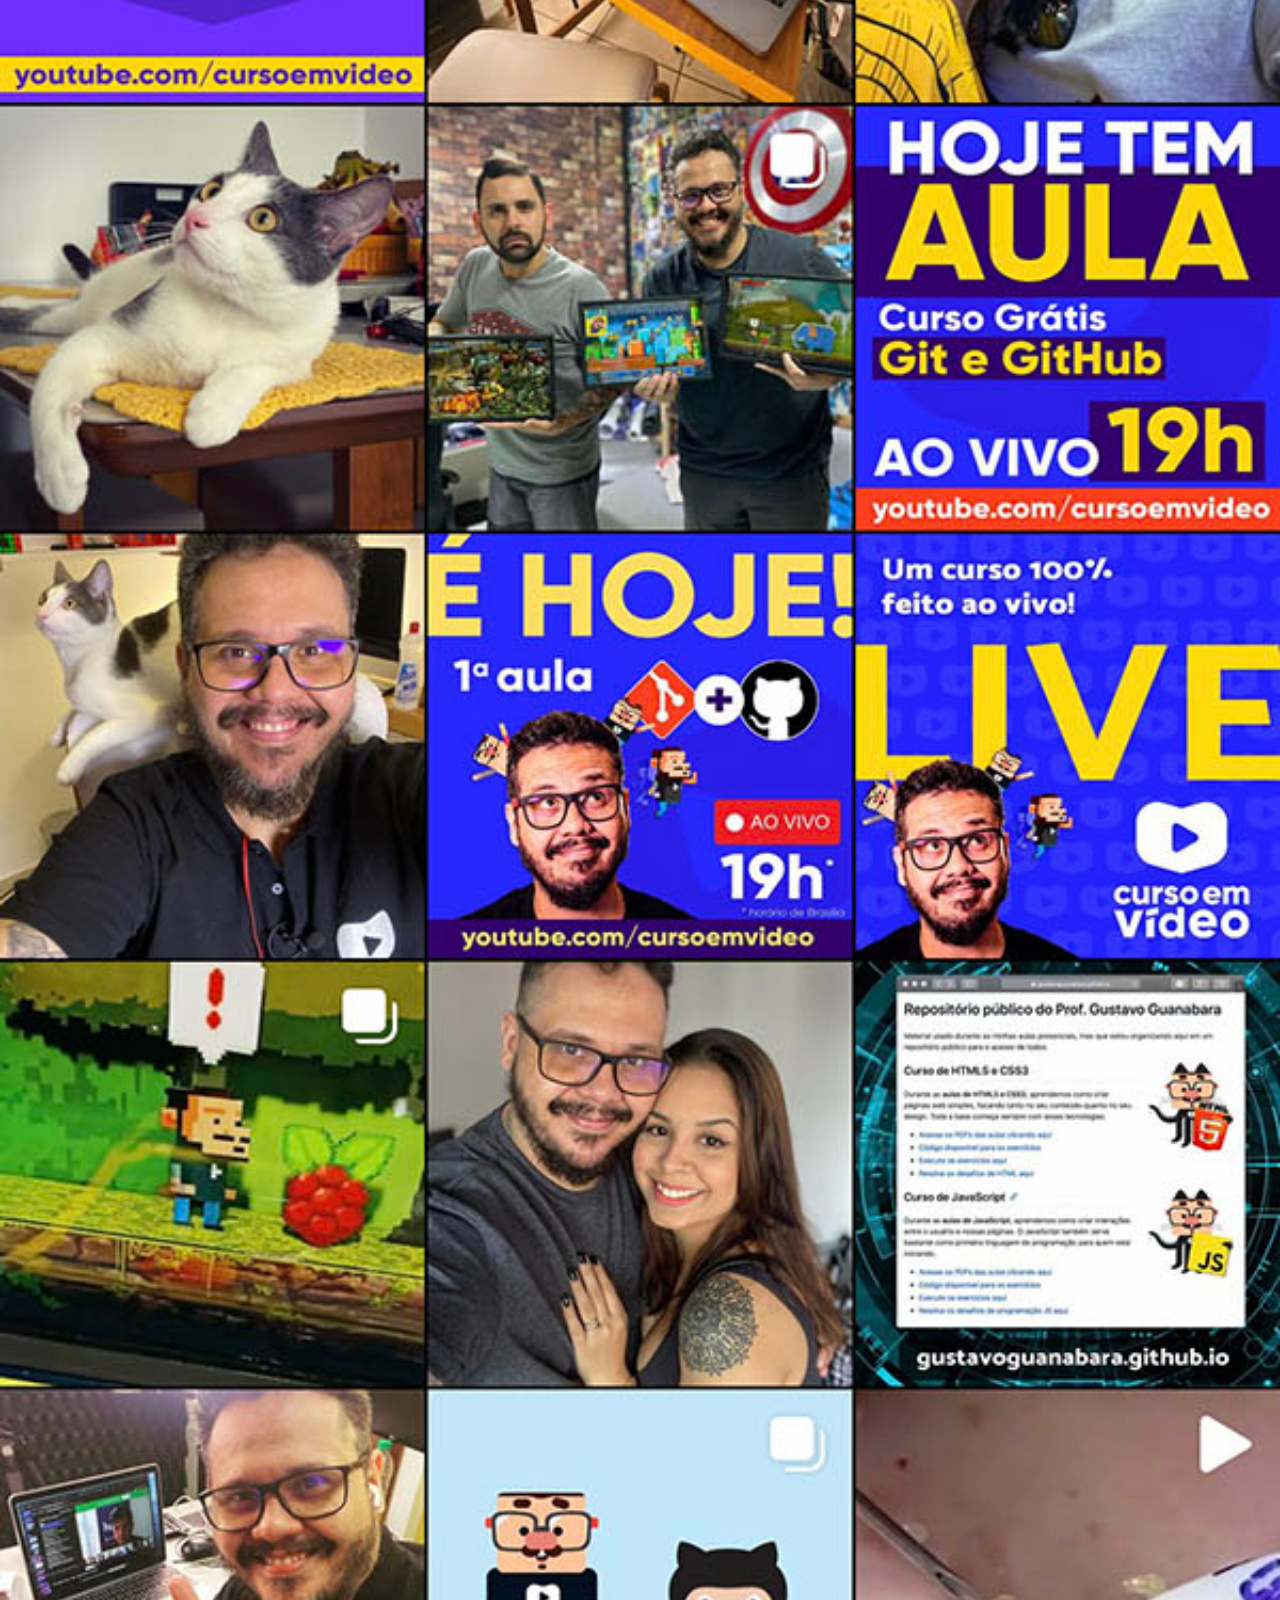
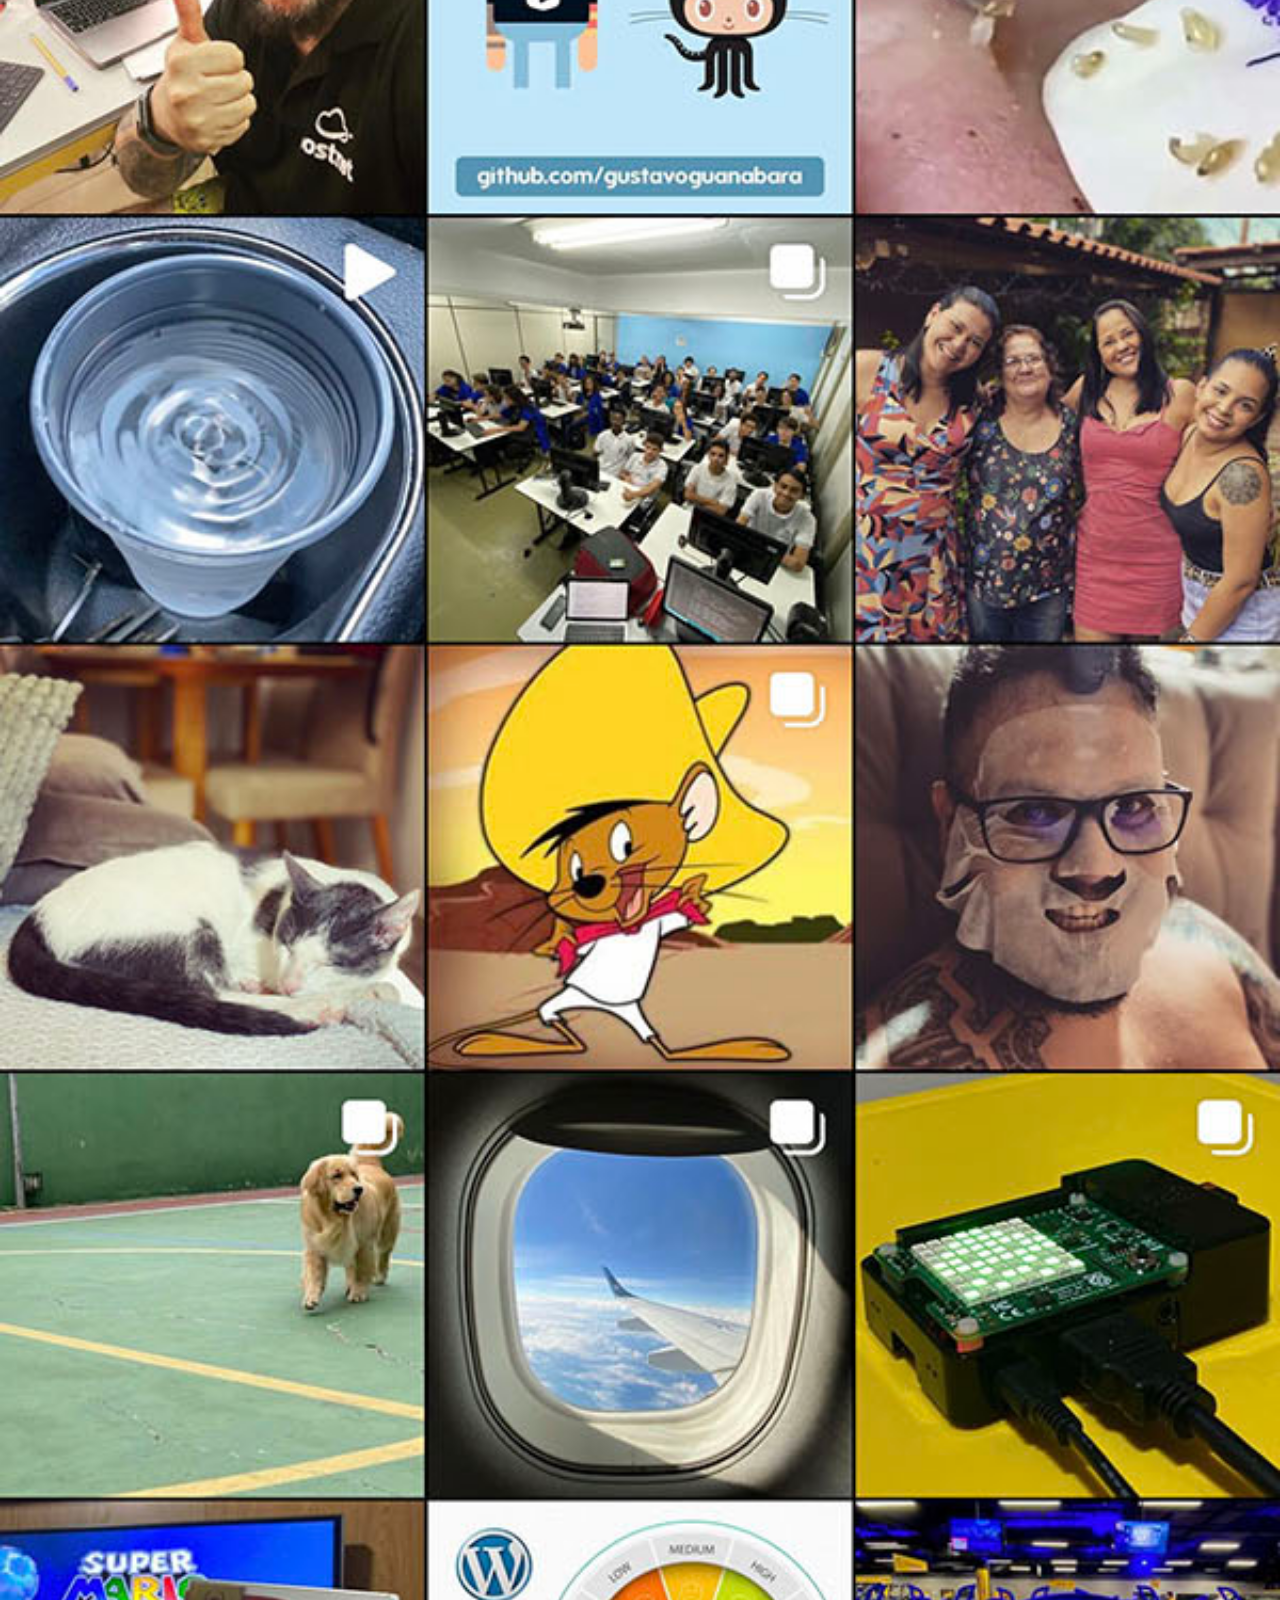
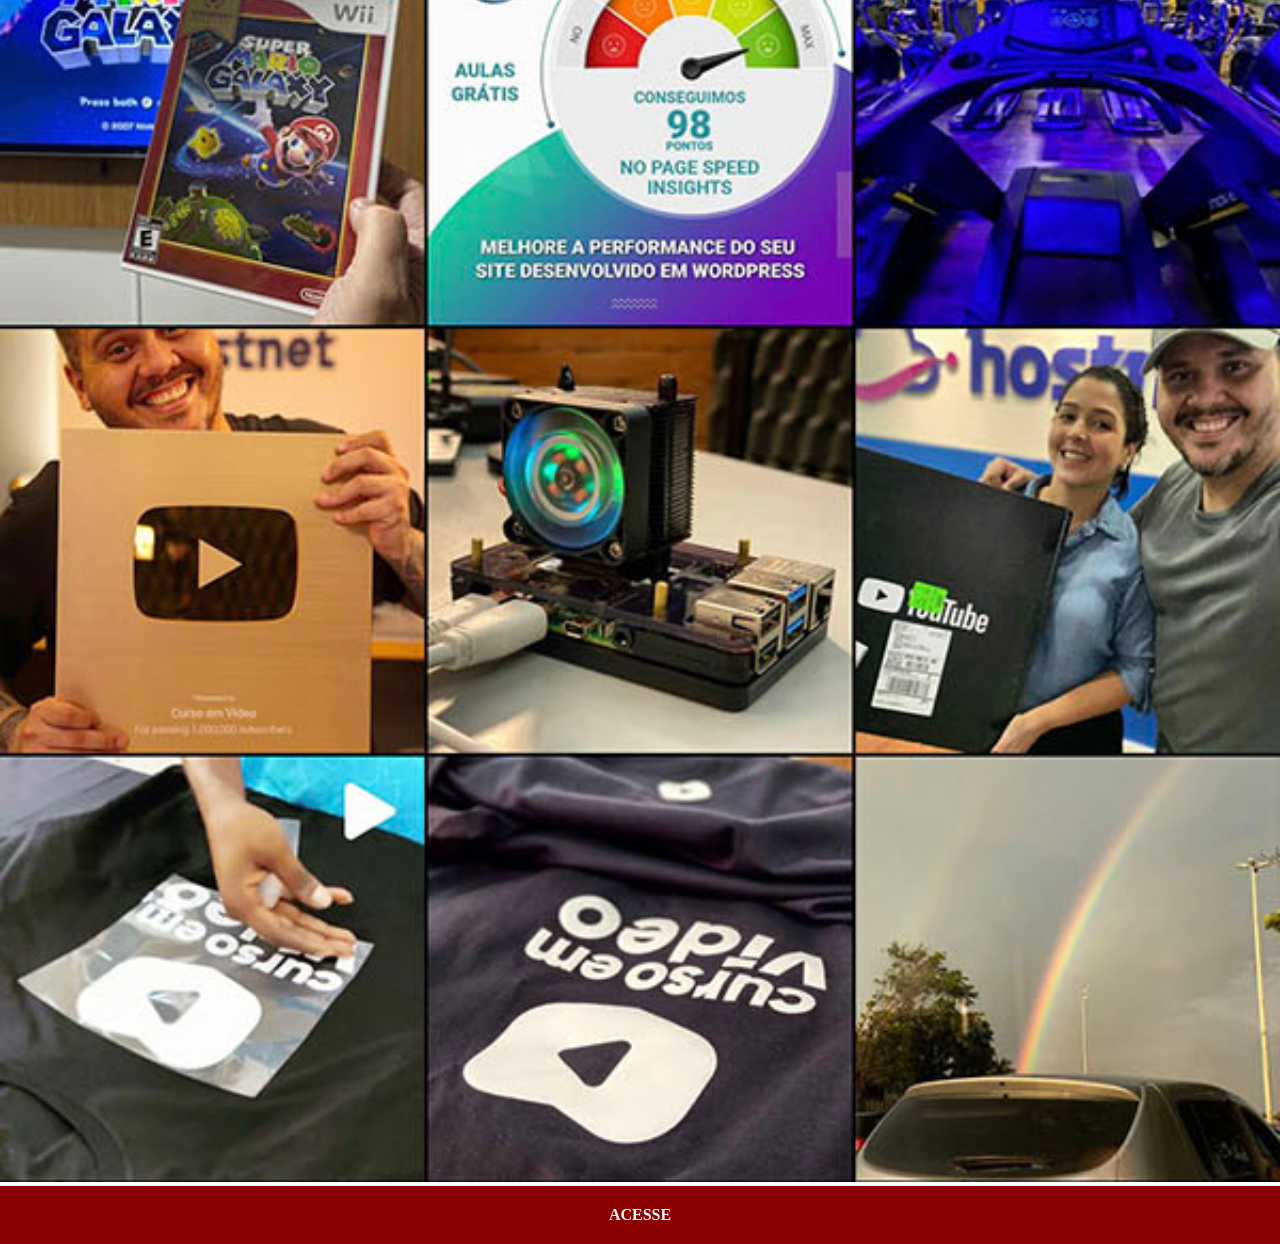
<file: instagram.html>
<!DOCTYPE html>
<html lang="pt-br">
<head>
    <meta charset="UTF-8">
    <meta name="viewport" content="width=device-width, initial-scale=1.0">
    <title>Instagram</title>
    <link rel="stylesheet" href="estilo/social.css">
</head>
<body>
    <img src="imagens/tela-instagram.jpg" alt="Instagram">
    <a href="#">ACESSE</a>
</body>
</html>
</file>
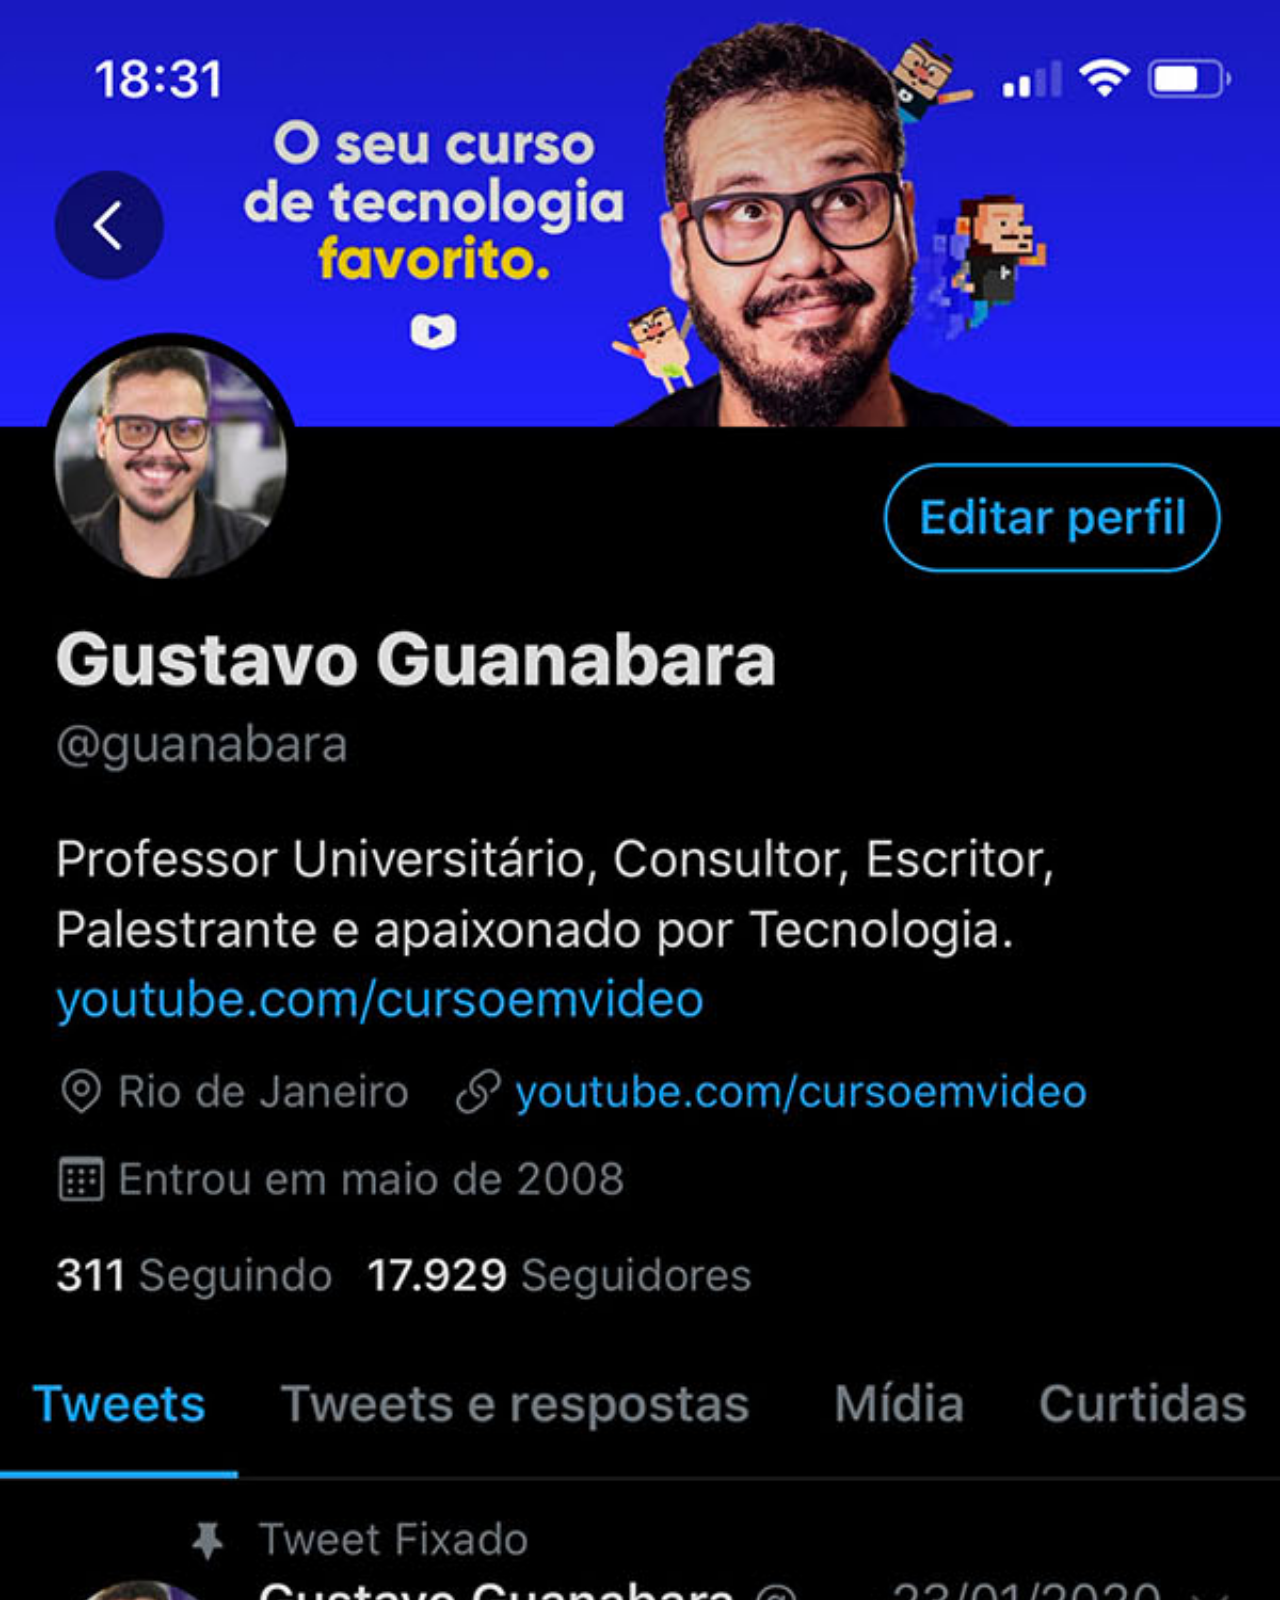
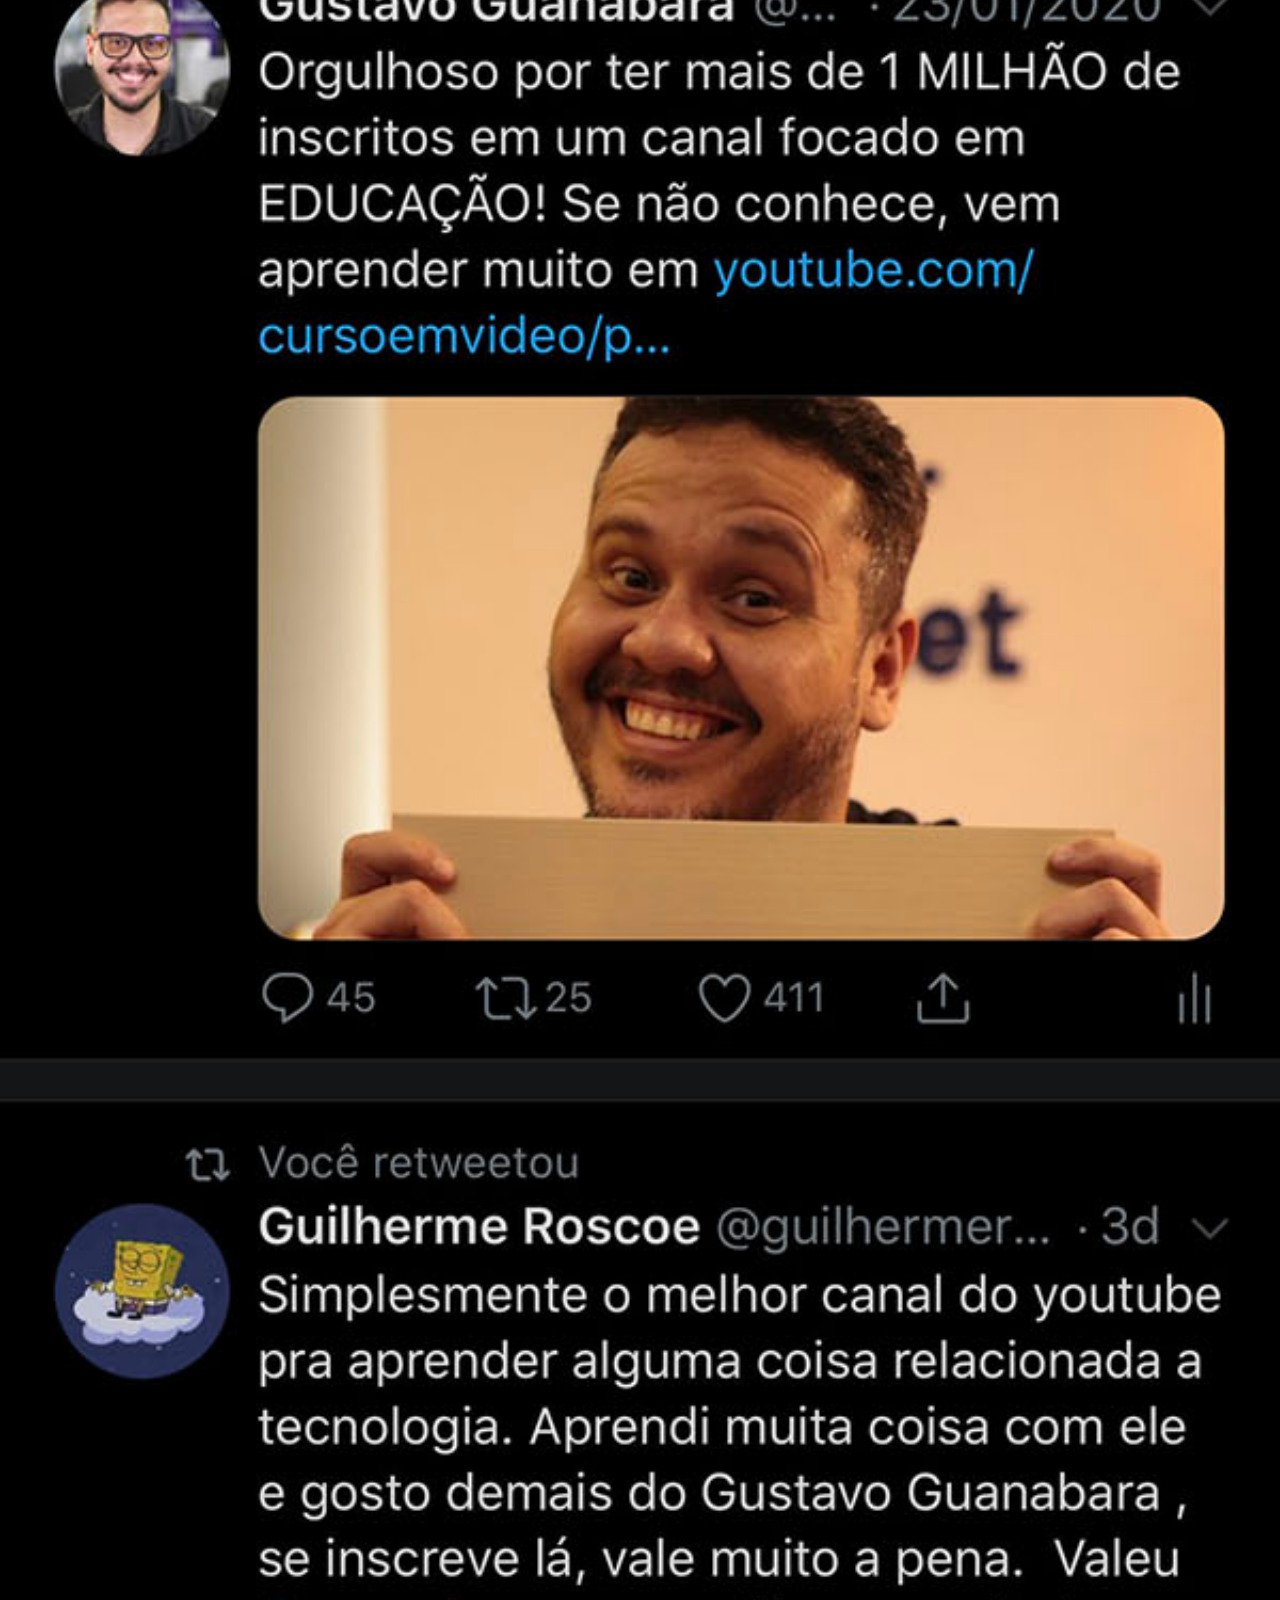
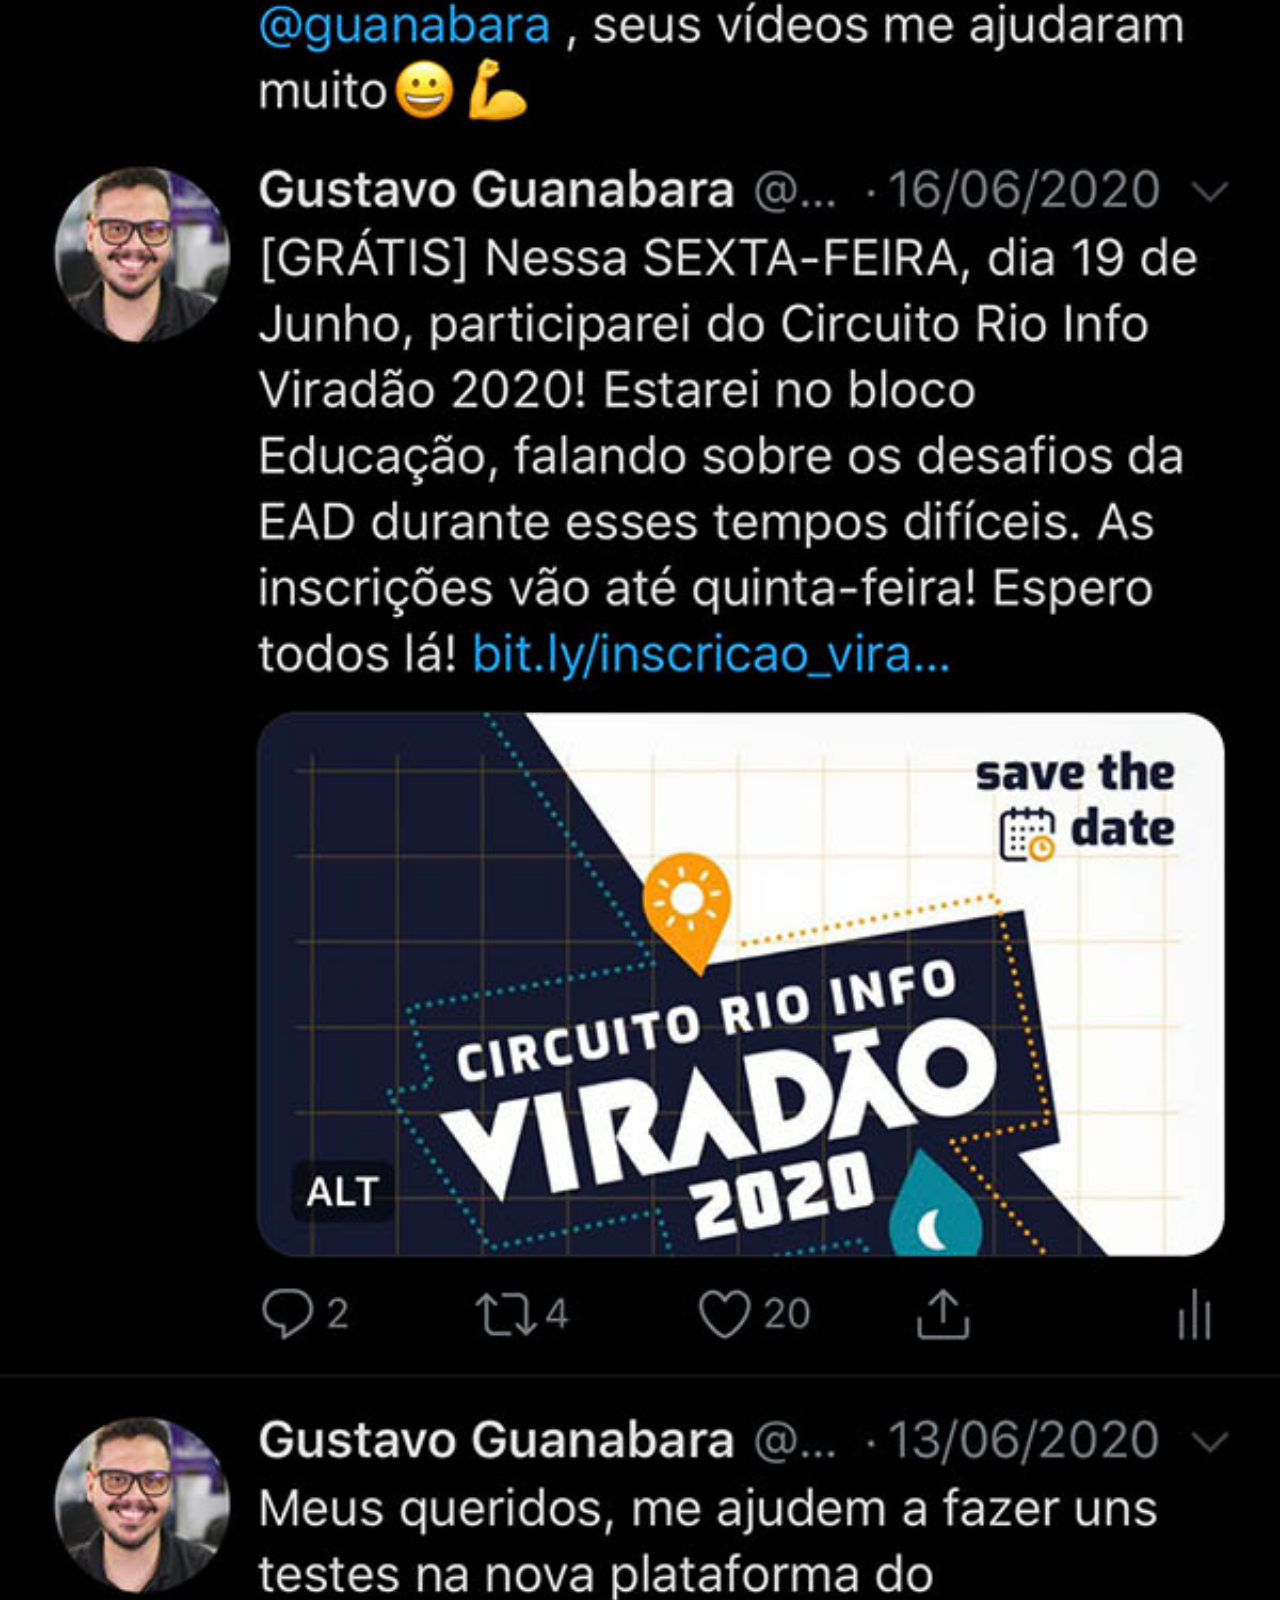
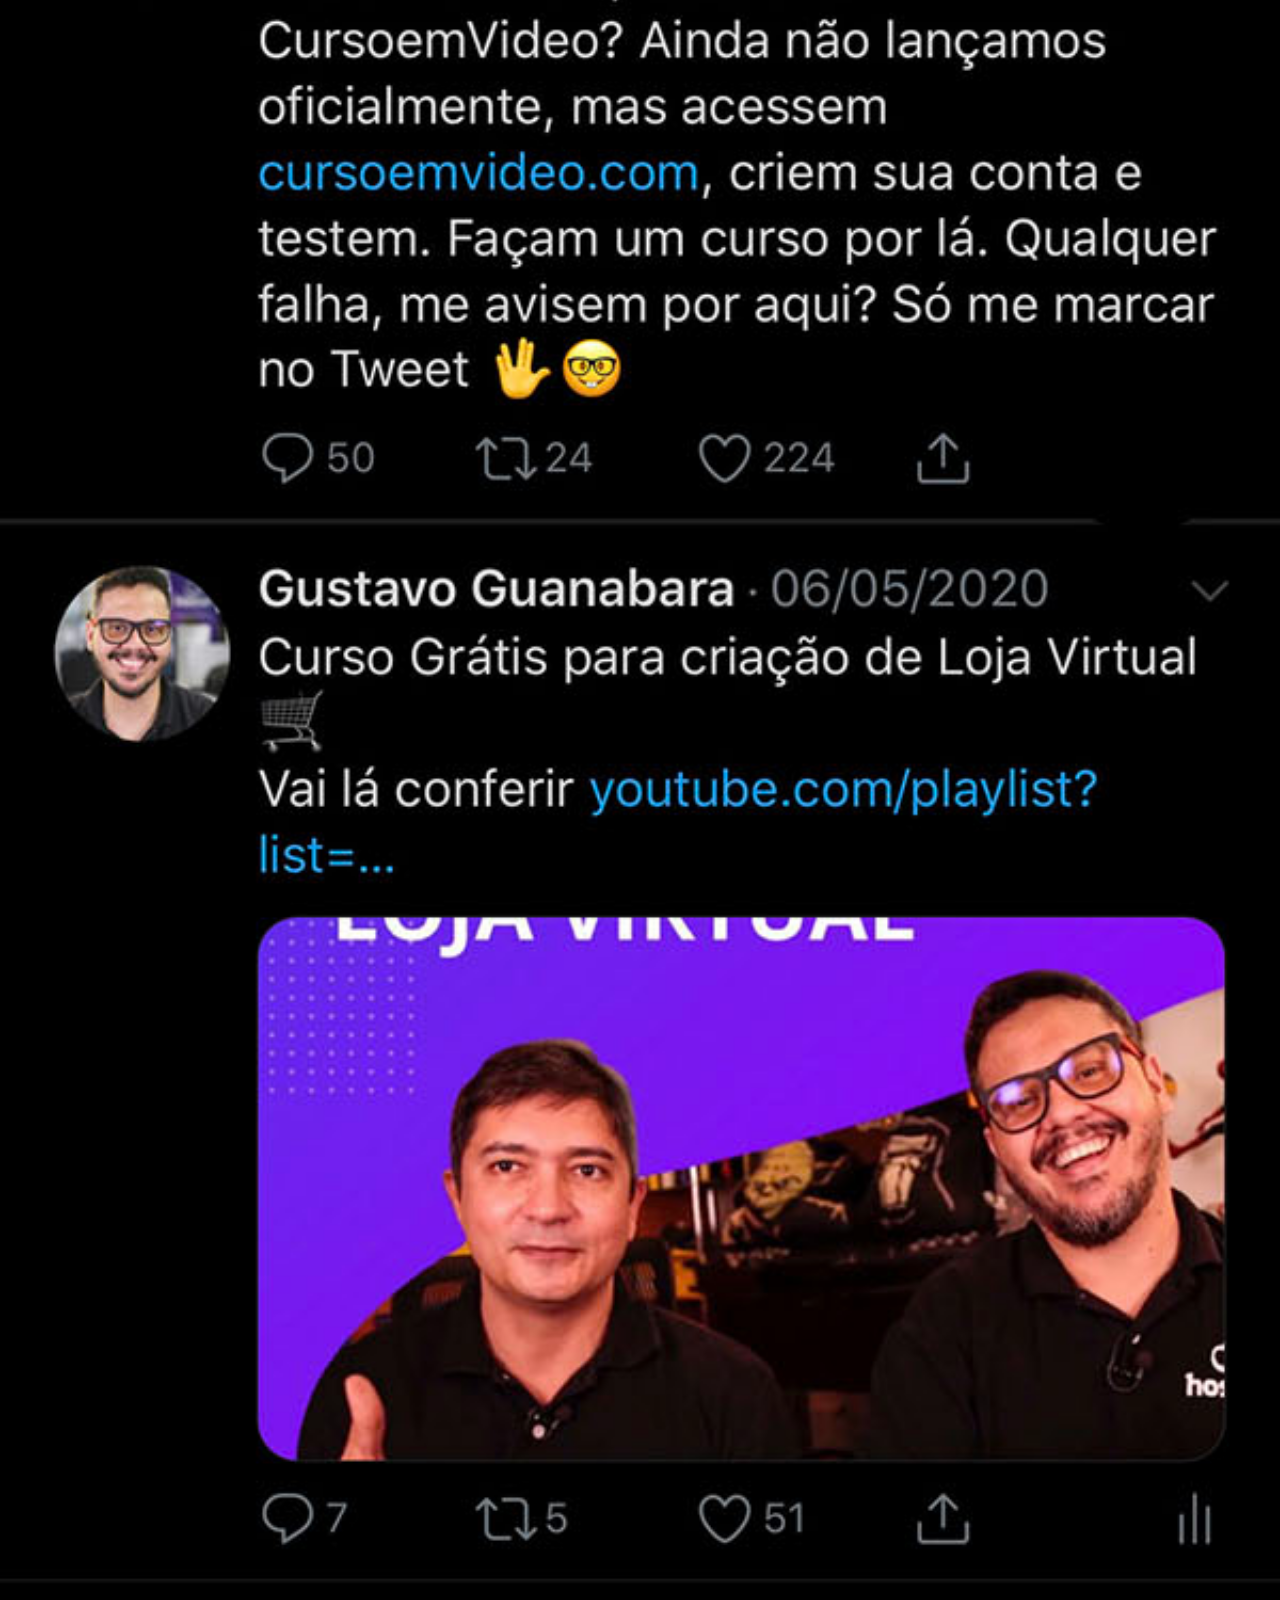
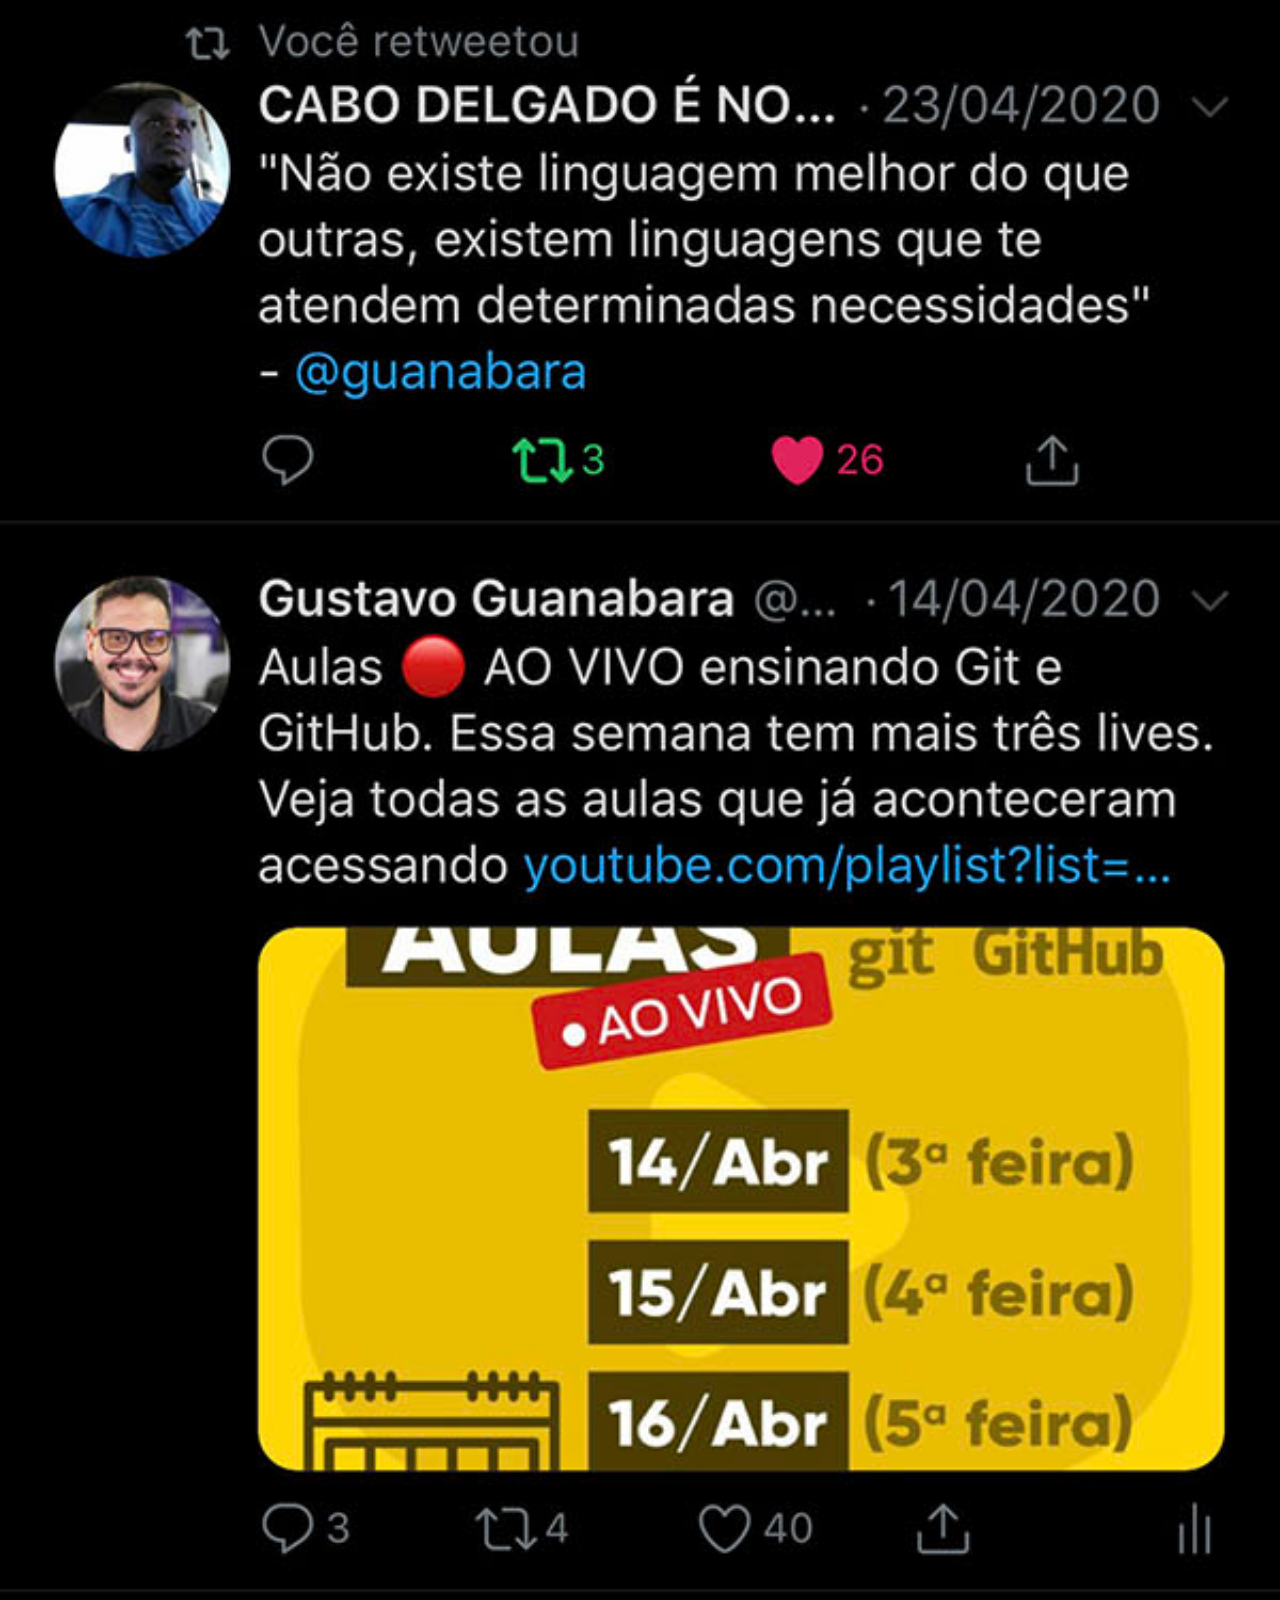
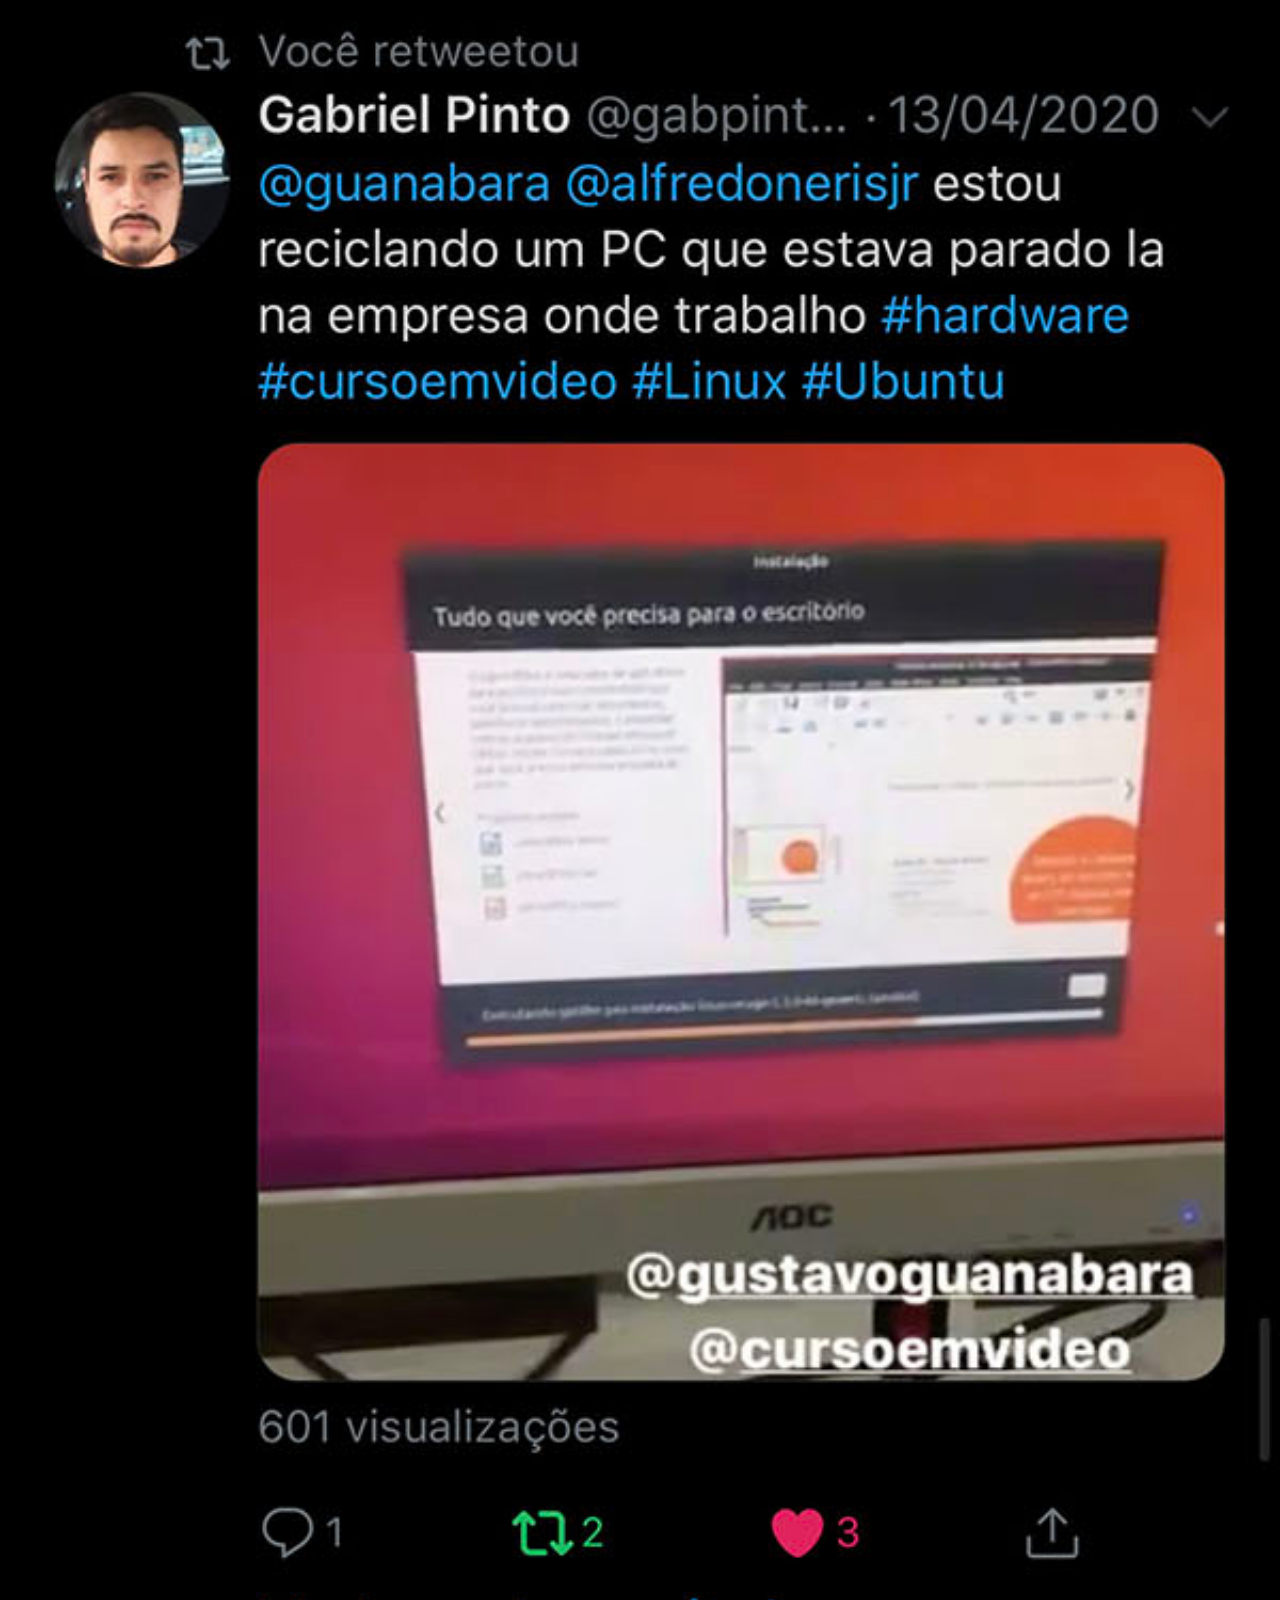
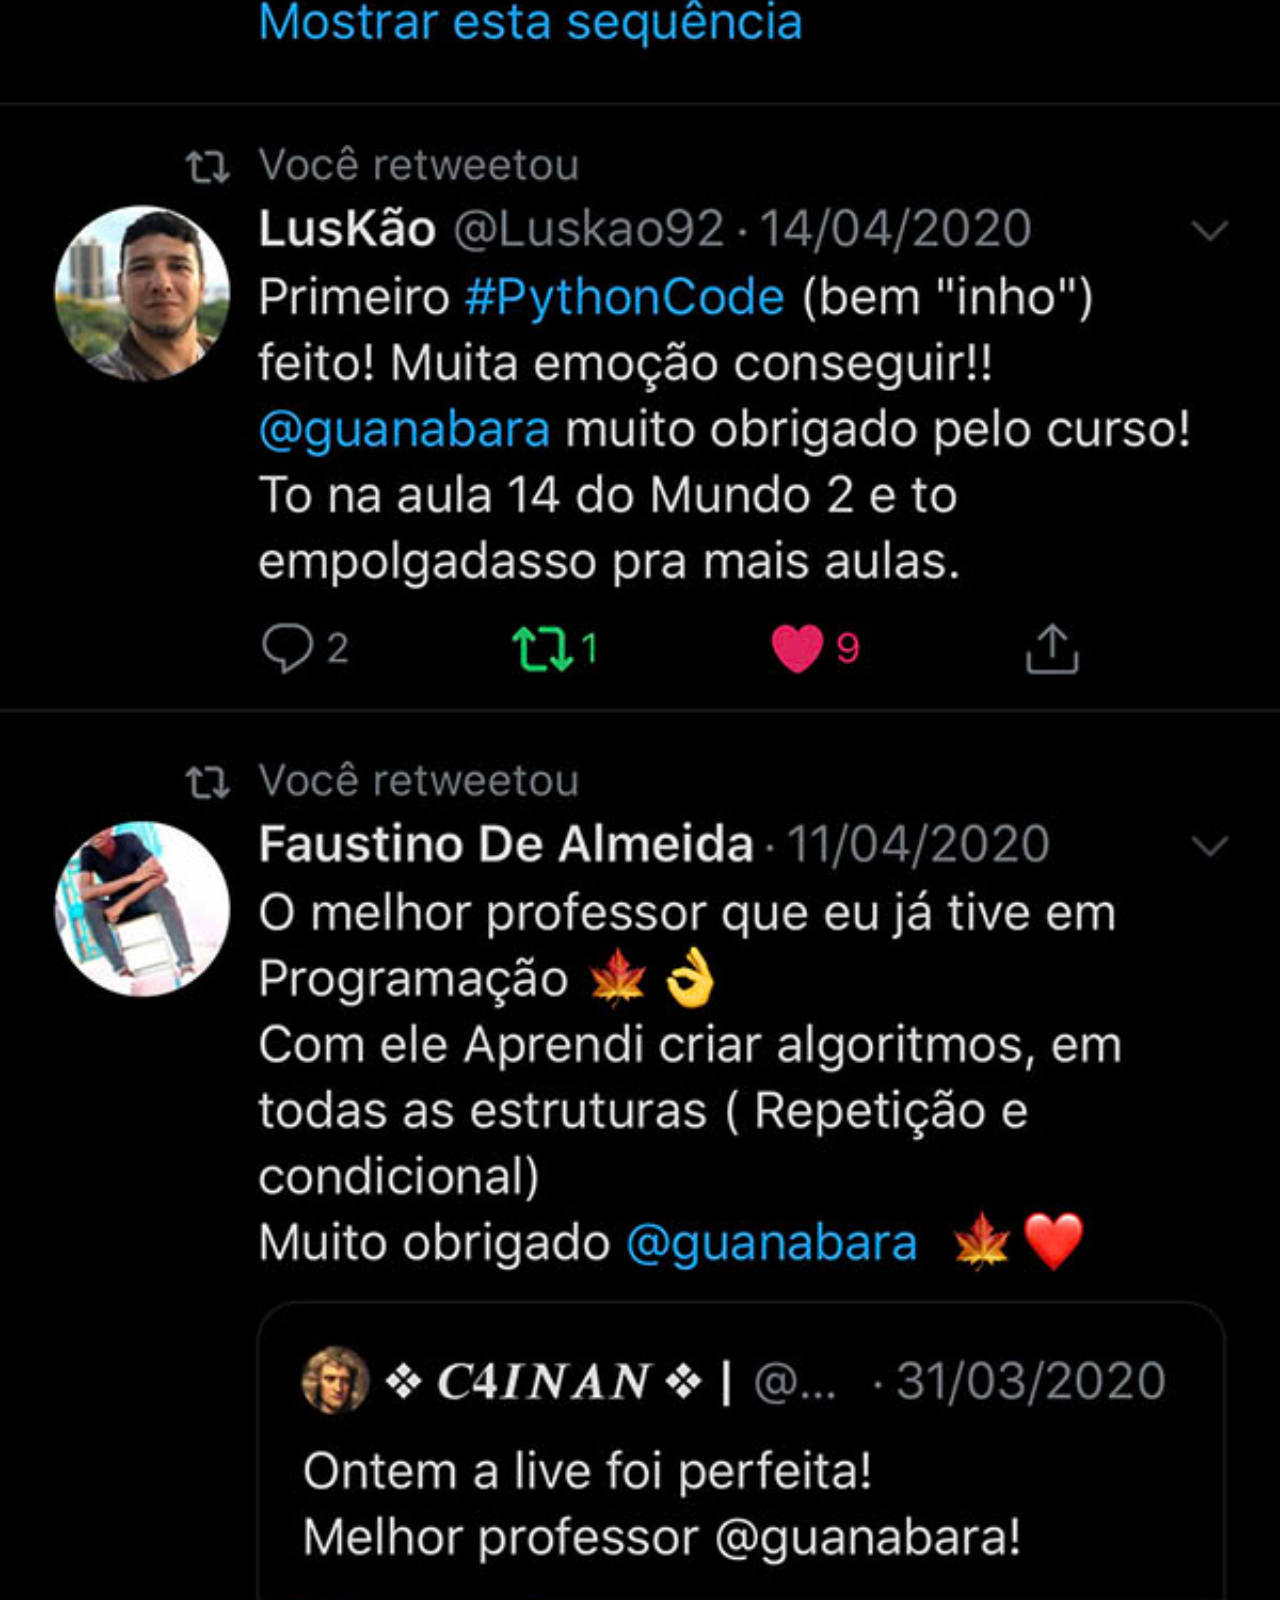
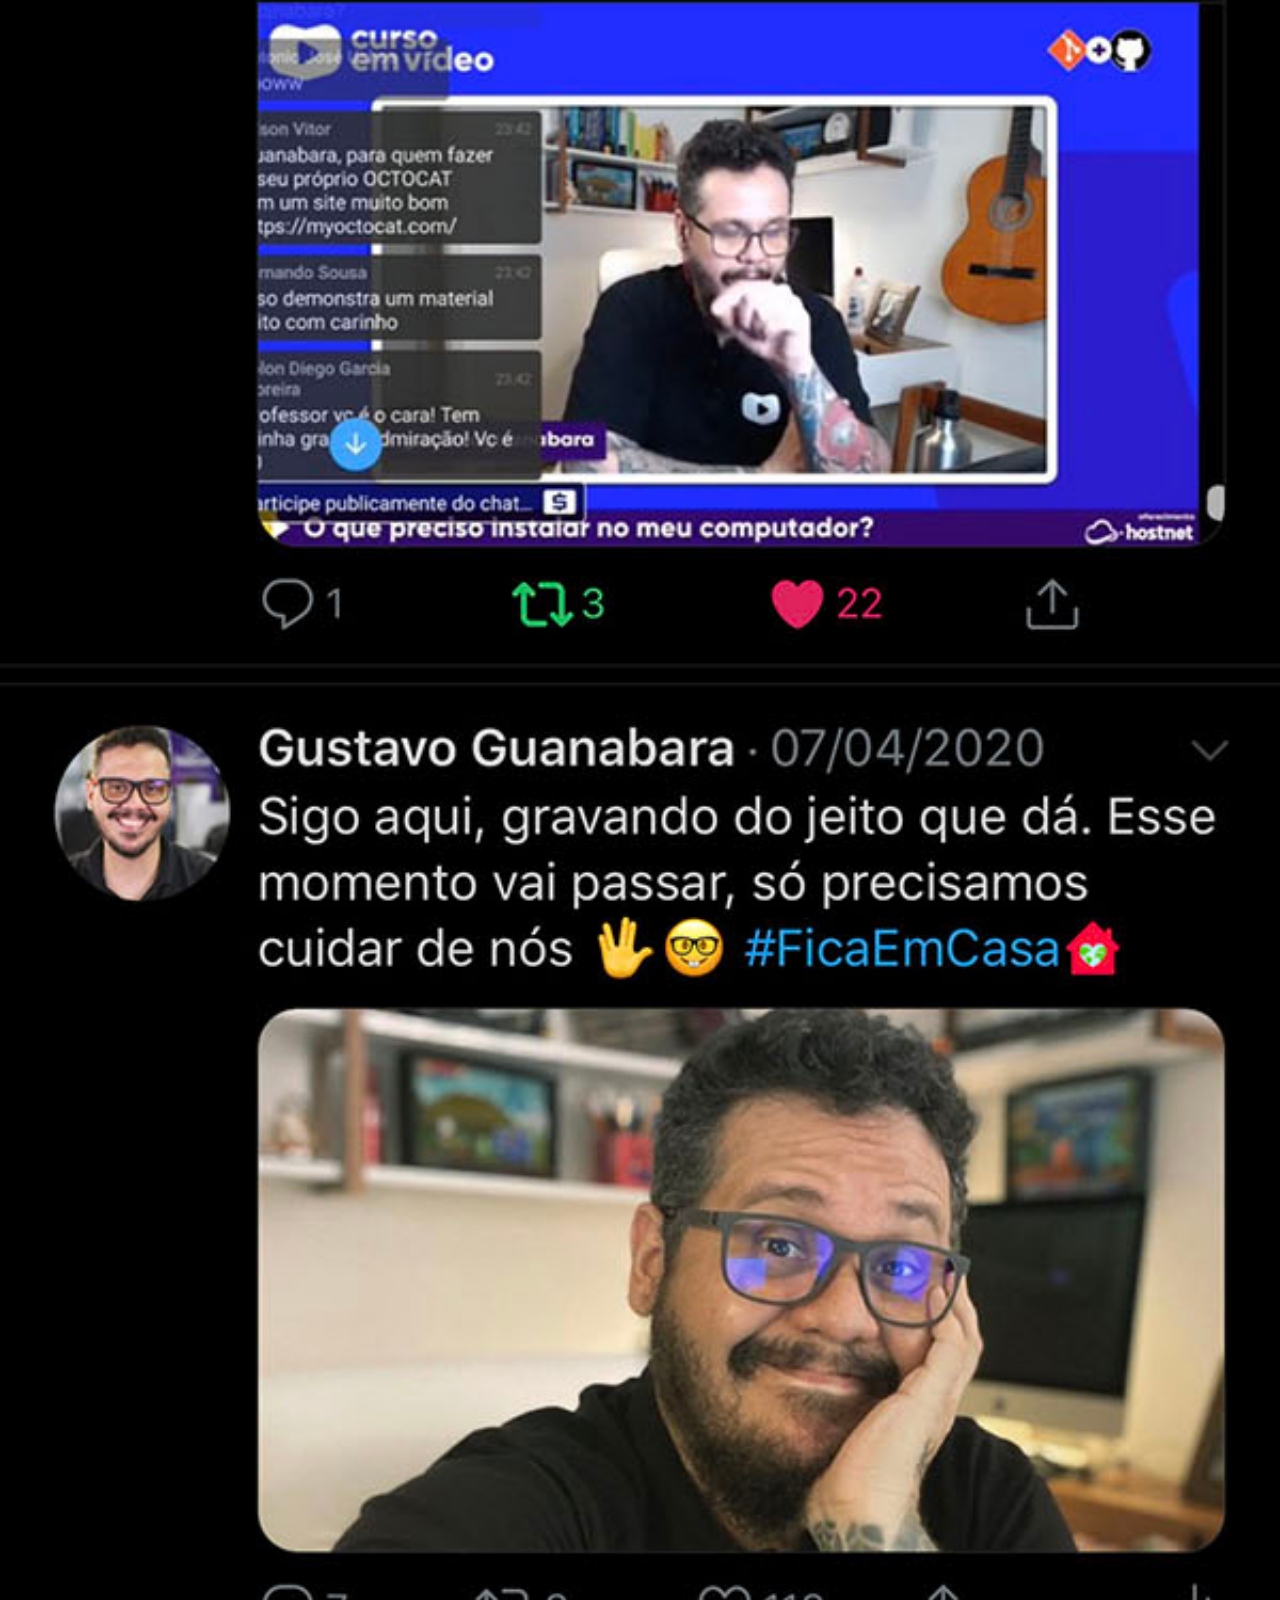
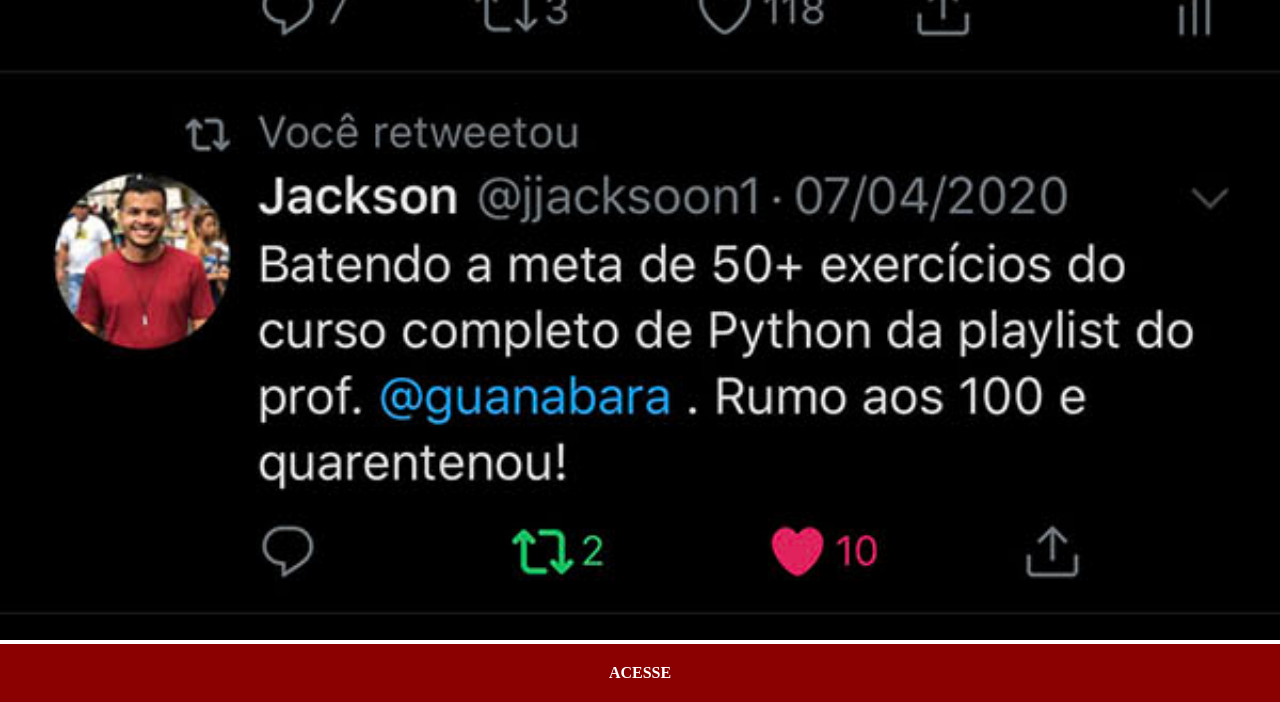
<file: twitter.html>
<!DOCTYPE html>
<html lang="pt-br">
<head>
    <meta charset="UTF-8">
    <meta name="viewport" content="width=device-width, initial-scale=1.0">
    <title>Twitter</title>
    <link rel="stylesheet" href="estilo/social.css">
</head>
<body>
    <img src="imagens/tela-twitter.jpg" alt="Twitter">
    <a href="#">ACESSE</a>
</body>
</html>
</file>
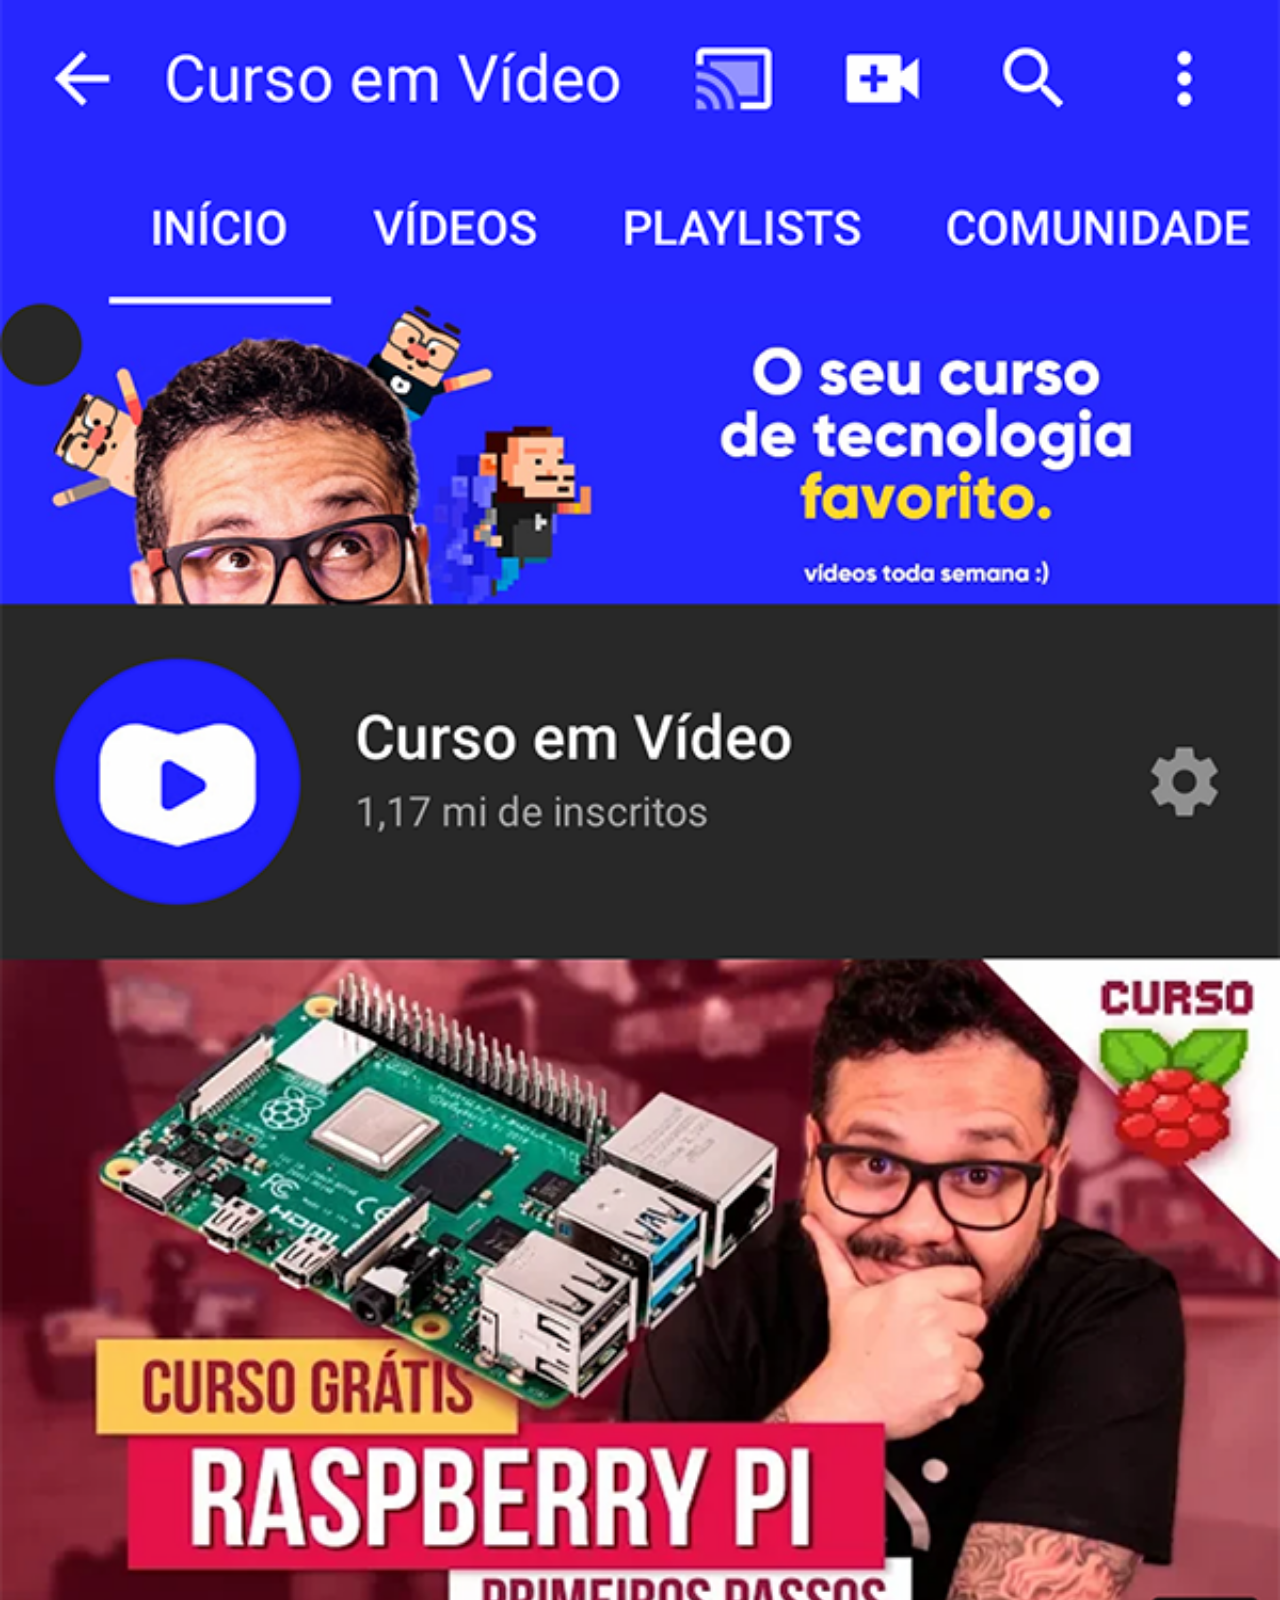
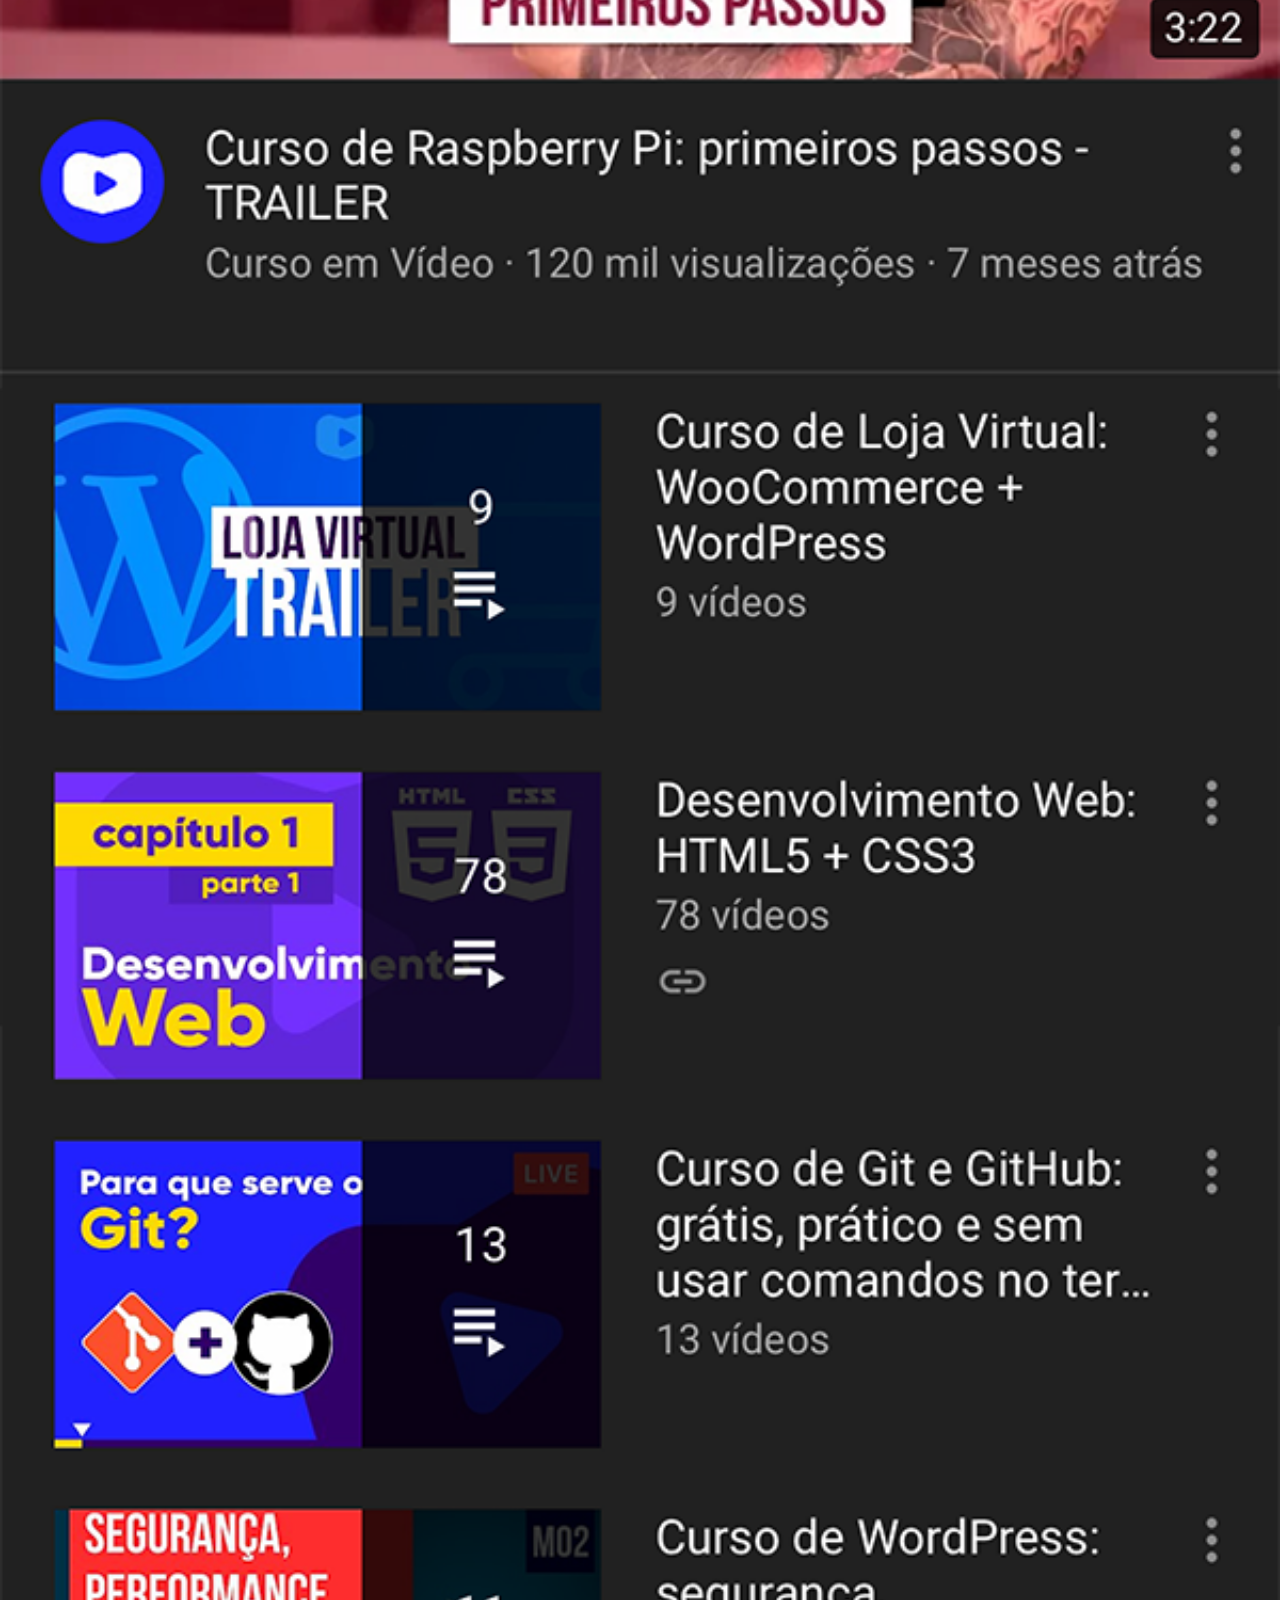
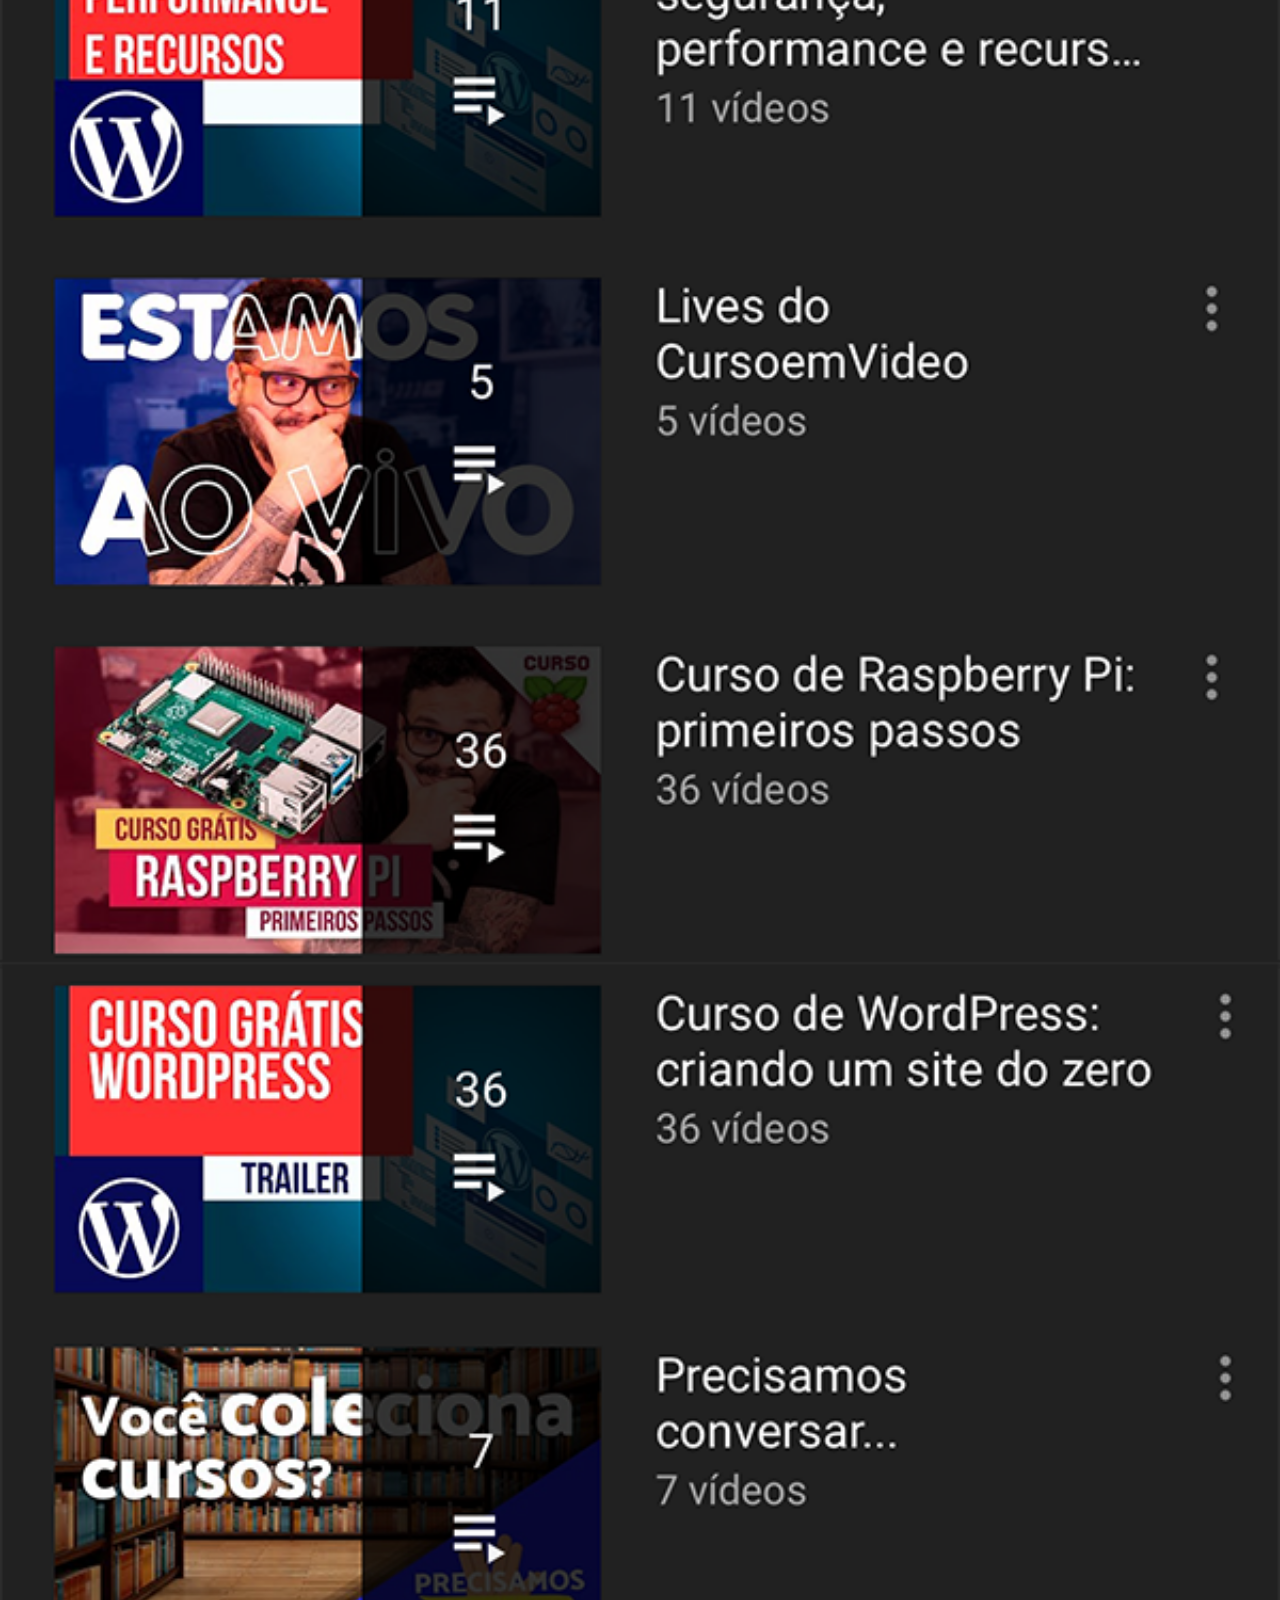
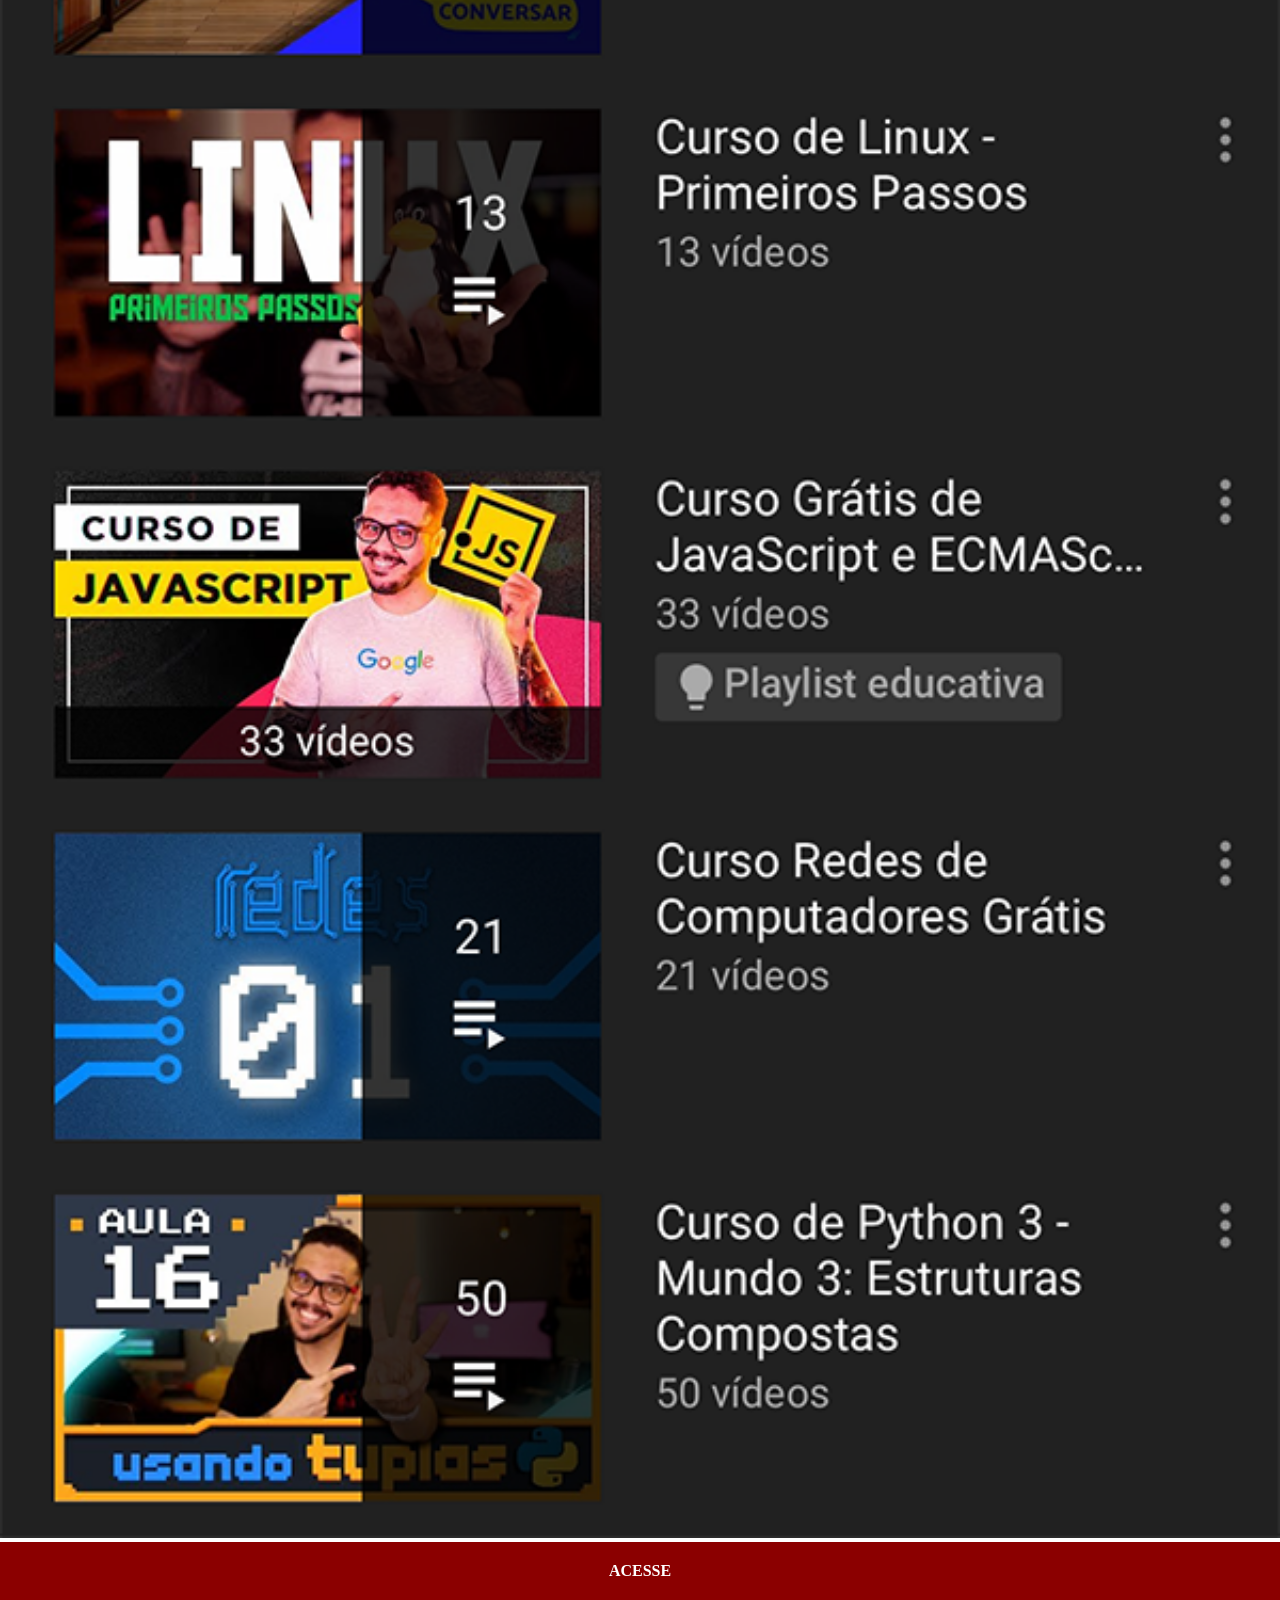
<file: youtube.html>
<!DOCTYPE html>
<html lang="pt-br">
<head>
    <meta charset="UTF-8">
    <meta name="viewport" content="width=device-width, initial-scale=1.0">
    <title>YouTube</title>
    <link rel="stylesheet" href="estilo/social.css">
</head>
<body>
    <img src="imagens/tela-youtube.png" alt="YouTube">
    <a href="https://www.youtube.com/cursoemvideo">ACESSE</a>
</body>
</html>
</file>
<file: estilo/style.css>
@charset "UTF-8";


*{
    margin: 0px;
    padding: 0px;
    font-family: Arial, Helvetica, sans-serif;
}


html, body{
    height: 100vh;
    width: 100vw;
    background-color: black;
}

body{
    background: url(../imagens/fundo-madeira.jpg) no-repeat top center; 
    background-size: cover;
    background-attachment: fixed; 
}

main{
    height: 100vh;
    position: relative;
}

section#telefone{
    position: absolute;
    top: 50%;
    left: 50%;
    transform: translate(-50%, -50%);

    height: 627px;
    width: 311px;
    background: url(../imagens/frame-iphone.png) no-repeat;
}

iframe#tela{
    position: relative;
    top: 80px;
    left: 22px;
    width: 267px;
    height: 471px;
}

section#redes-sociais img{
    width: 50px;
    margin: 10px;
    border-radius: 20px;
    box-shadow: 2px 2px 5px rgba(0, 0, 0, 0.527);
    box-sizing: border-box;
}

section#redes-sociais{
    text-align: right;
}

section#redes-sociais img:hover{
    border: 2px solid rgba(255, 255, 255, 0.644);
    transform: translate(-3px, -2px);
    box-shadow: 5px 5px 10px rgba(0, 0, 0, 0.651);
    transition: transform .5s, border .7s;
}
</file>
<file: estilo/social.css>
@charset "UTF-8";

*{
    margin: 0px;
    padding: 0px;
}

::-webkit-scrollbar{
    height: 0px;
    width: 0px;
}

img{
    width: 100vw;
}

a{
    display: block;
    background-color: darkred;
    padding: 20px;
    text-align: center;
    font-weight: bold;
    text-decoration: none;
    color: white;
}

a:hover{
    background-color: red;
}
</file>
